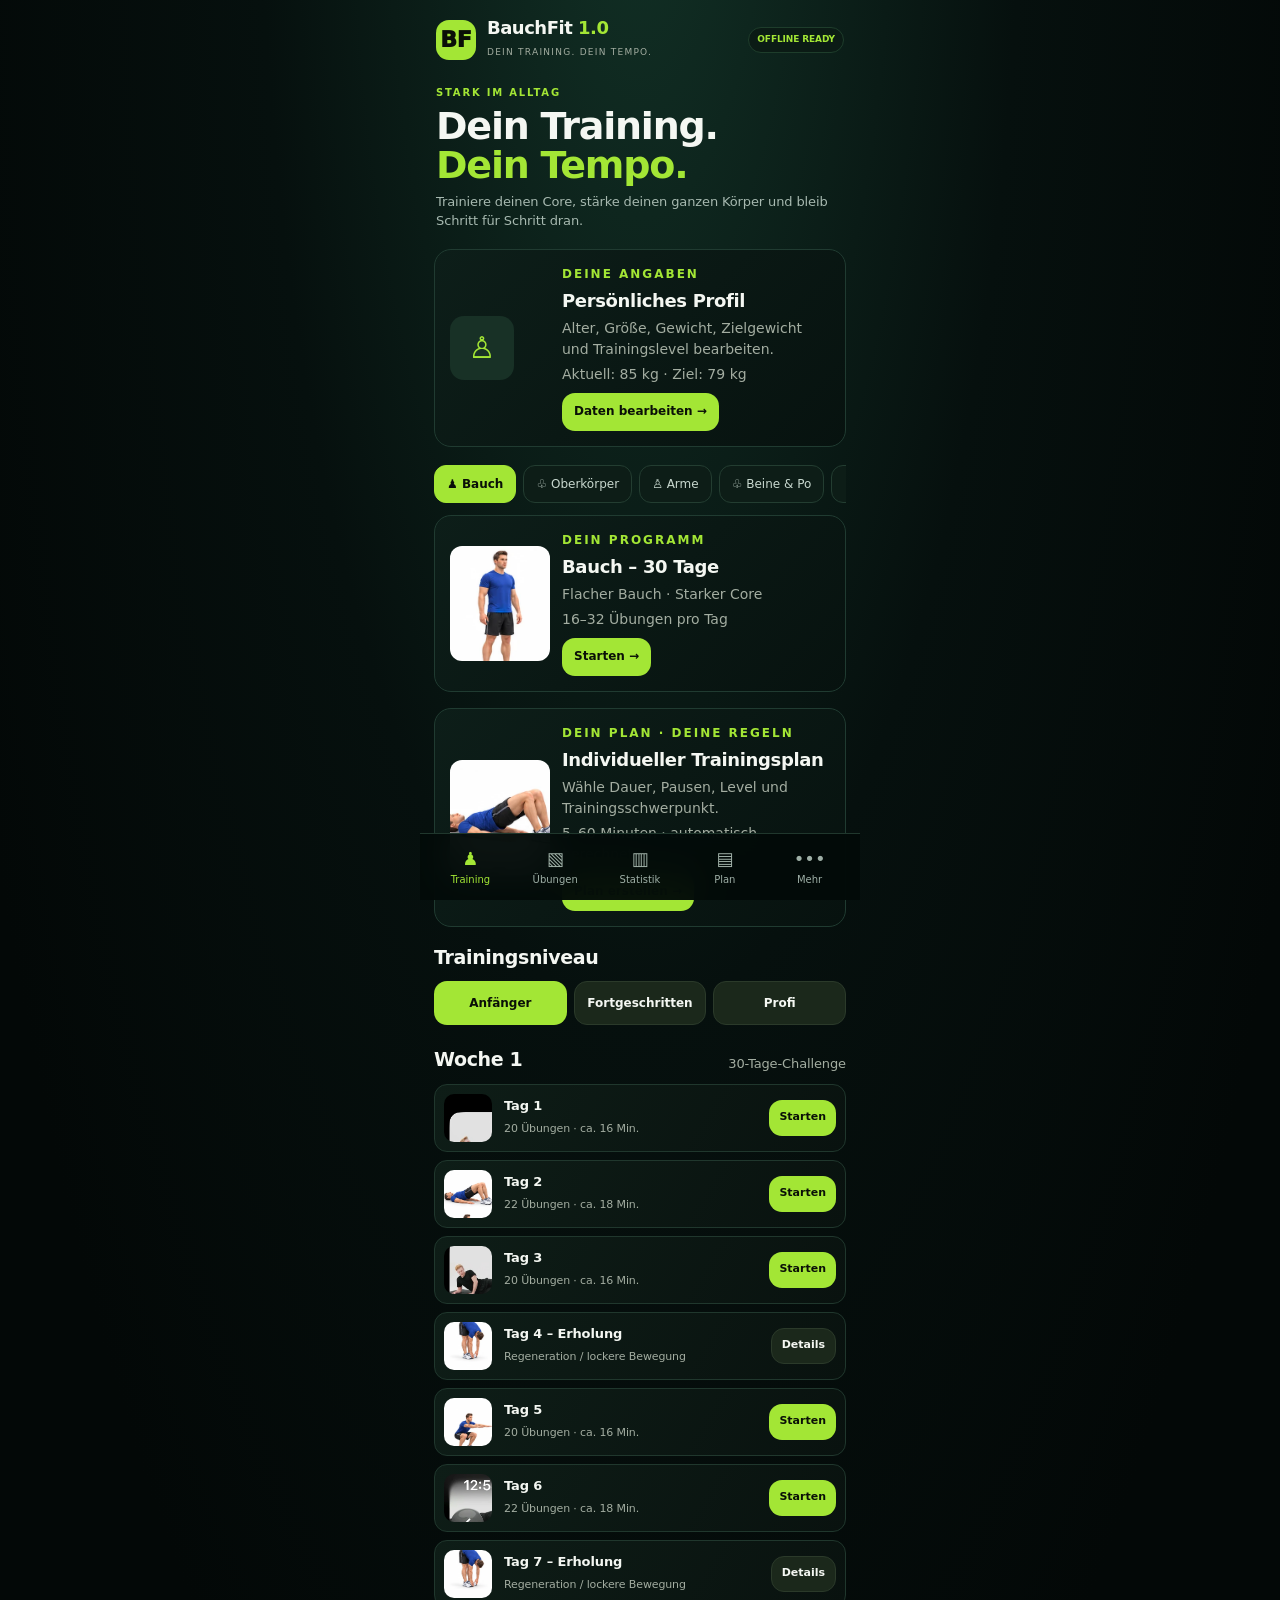
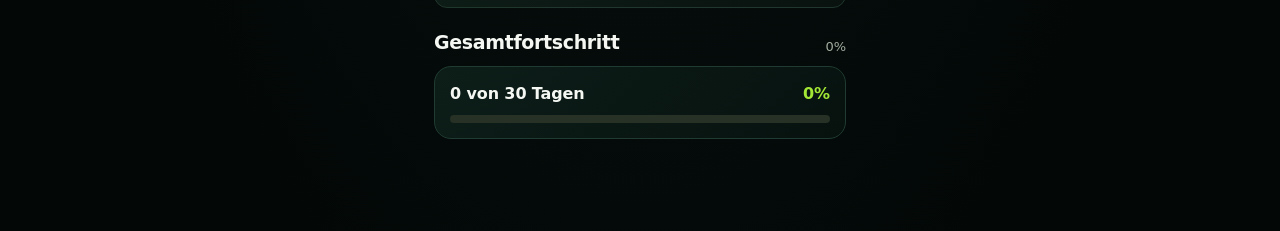
<file: bauchfit-main/index.html>
<!doctype html>
<html lang="de">
<head>
<meta charset="utf-8"><meta name="viewport" content="width=device-width,initial-scale=1,viewport-fit=cover"><meta name="theme-color" content="#080b09"><meta name="description" content="BauchFit 1.0 – Core, Ganzkörper und Cardio. Dein Training, dein Tempo."><link rel="manifest" href="manifest.webmanifest"><link rel="icon" href="icon.svg" type="image/svg+xml"><title>BauchFit 1.0</title>
<style>
:root{color-scheme:dark;--bg:#080b09;--panel:#111712;--panel2:#172117;--line:#2b3a2a;--green:#a3e635;--green2:#84cc16;--text:#f4f7f2;--muted:#a3ada1;--warn:#fbbf24;--danger:#fb7185}*{box-sizing:border-box}body{margin:0;background:radial-gradient(ellipse at top,#142014 0,#080b09 48rem);color:var(--text);font:16px/1.5 system-ui,-apple-system,BlinkMacSystemFont,"Segoe UI",sans-serif;min-height:100vh}button,input,select{font:inherit}button{cursor:pointer;border:0}button:focus-visible,input:focus-visible,select:focus-visible{outline:2px solid var(--green);outline-offset:3px}.app{max-width:1050px;margin:auto;padding:env(safe-area-inset-top) 16px calc(28px + env(safe-area-inset-bottom))}.top{display:flex;align-items:center;justify-content:space-between;gap:12px;padding:20px 0 18px}.brand{display:flex;align-items:center;gap:11px}.logo{display:grid;place-items:center;width:46px;height:46px;background:var(--green);color:#0a1007;border-radius:14px;font-weight:950;font-size:22px}.brand h1{margin:0;font-size:20px;line-height:1.1;letter-spacing:-.5px}.brand small{color:var(--muted);font-size:12px;letter-spacing:1.6px}.pill{border:1px solid var(--line);color:var(--green);padding:7px 10px;border-radius:999px;font-size:12px;font-weight:750}.hero{padding:24px 0 18px}.eyebrow{color:var(--green);font-size:12px;letter-spacing:2px;font-weight:800;text-transform:uppercase}.hero h2{font-size:clamp(30px,6vw,50px);line-height:1.05;letter-spacing:-1.5px;margin:8px 0 12px;max-width:680px}.hero p{color:var(--muted);max-width:650px;margin:0}.grid{display:grid;grid-template-columns:repeat(2,minmax(0,1fr));gap:14px}.card{background:linear-gradient(145deg,#141c14,#0e130f);border:1px solid var(--line);border-radius:20px;padding:20px;min-width:0}.bigcard{min-height:205px;display:flex;flex-direction:column;align-items:flex-start;gap:10px;text-align:left;color:var(--text);transition:border-color .15s,transform .15s}.bigcard:hover{border-color:var(--green);transform:translateY(-2px)}.cardicon{font-size:28px;color:var(--green)}.card h3{margin:0;font-size:22px;letter-spacing:-.4px}.card p{margin:0;color:var(--muted);font-size:14px}.arrow{margin-top:auto;color:var(--green);font-weight:800}.section{margin-top:24px}.sectionhead{display:flex;justify-content:space-between;align-items:end;gap:12px;margin-bottom:12px}.sectionhead h2{margin:0;font-size:22px}.muted{color:var(--muted)}.small{font-size:13px}.btn{background:var(--green);color:#0a1007;font-weight:850;border-radius:12px;padding:12px 16px;min-height:44px}.btn:hover{background:#bef264}.btn.secondary{background:#1b281b;color:var(--text);border:1px solid var(--line)}.btn.ghost{background:transparent;color:var(--muted);border:1px solid var(--line)}.btn.danger{background:#3b171c;color:#fecdd3;border:1px solid #71313a}.btn:disabled{opacity:.4;cursor:not-allowed}.row{display:flex;gap:10px;align-items:center;flex-wrap:wrap}.spread{display:flex;justify-content:space-between;align-items:center;gap:12px}.formgrid{display:grid;grid-template-columns:repeat(2,minmax(0,1fr));gap:14px}.field{display:flex;flex-direction:column;gap:7px}.field label{font-weight:700;font-size:14px}.field small{color:var(--muted)}select,input[type=number]{width:100%;background:#0a100b;color:var(--text);border:1px solid var(--line);border-radius:11px;padding:12px;min-height:46px}.rangehead{display:flex;justify-content:space-between;gap:8px}.rangehead strong{color:var(--green)}input[type=range]{width:100%;accent-color:var(--green)}.bar{height:8px;background:#273126;border-radius:99px;overflow:hidden}.bar>span{display:block;height:100%;background:var(--green);border-radius:99px;transition:width .2s}.stats{display:grid;grid-template-columns:repeat(3,minmax(0,1fr));gap:10px}.stat{background:#0d130e;border:1px solid var(--line);border-radius:14px;padding:14px}.stat strong{display:block;font-size:24px;letter-spacing:-.7px}.stat span{font-size:12px;color:var(--muted)}.daygrid{display:grid;grid-template-columns:repeat(7,minmax(0,1fr));gap:7px}.day{aspect-ratio:1;border:1px solid var(--line);border-radius:10px;background:#0d130e;color:var(--muted);display:grid;place-items:center;font-weight:800;font-size:13px;position:relative}.day.active{border-color:var(--green);color:var(--green);box-shadow:inset 0 0 0 1px var(--green)}.day.done{background:#243519;color:var(--green);border-color:#537c24}.day.rest{opacity:.6}.day small{font-size:8px;position:absolute;bottom:3px}.hidden{display:none!important}.back{background:transparent;color:var(--muted);padding:6px 0;margin:4px 0 16px}.notice{border:1px solid var(--line);border-radius:13px;padding:12px 14px;background:#0d130e;color:var(--muted);font-size:13px}.notice strong{color:var(--text)}.exercise-list{display:grid;gap:8px}.exercise-item{display:flex;align-items:center;gap:12px;border:1px solid var(--line);background:#0d130e;border-radius:12px;padding:10px}.exercise-item .emoji{font-size:23px;width:35px;text-align:center}.exercise-item .info{flex:1;min-width:0}.exercise-item strong{display:block}.exercise-item small{color:var(--muted)}.live{max-width:680px;margin:0 auto}.live-top{display:flex;justify-content:space-between;align-items:center;gap:12px}.live-progress{height:7px;background:#273126;border-radius:99px;overflow:hidden;margin:16px 0}.live-progress span{display:block;height:100%;background:var(--green);width:0}.exercise-art{display:grid;place-items:center;min-height:190px;background:radial-gradient(circle at 50% 50%,#20321b,#101710 65%);border:1px solid var(--line);border-radius:20px;margin:14px 0;font-size:82px}.exercise-art{overflow:hidden;background:#fff;border-color:#d7ddd5;min-height:190px}.exercise-photo{display:block;width:100%;max-width:440px;height:210px;object-fit:contain;margin:auto;background:#fff;border-radius:18px}.live h2{text-align:center;font-size:clamp(28px,7vw,42px);margin:10px 0 0;letter-spacing:-1px}.timer{text-align:center;color:var(--green);font-size:clamp(48px,12vw,76px);font-weight:900;letter-spacing:-3px;line-height:1.2;font-variant-numeric:tabular-nums}.instructions{text-align:center;color:#c1cbbf;max-width:540px;margin:10px auto 18px}.live-actions{display:grid;grid-template-columns:1fr 1fr;gap:10px}.live-actions .wide{grid-column:1/-1}.pause-banner{text-align:center;border:1px solid #537c24;color:var(--green);border-radius:12px;padding:10px;margin:10px 0}.result{text-align:center;padding:30px 0}.result .trophy{font-size:60px}.result h2{font-size:34px;margin:6px}.navbottom{display:flex;gap:8px;flex-wrap:wrap;margin-top:24px;padding-top:16px;border-top:1px solid var(--line)}.navbottom button{flex:1;min-width:120px}.toast{position:fixed;left:50%;bottom:calc(20px + env(safe-area-inset-bottom));transform:translateX(-50%);background:#e5f9c5;color:#15200c;padding:11px 16px;border-radius:12px;box-shadow:0 8px 30px #0008;z-index:10;font-weight:750;max-width:90vw}.footer{color:#758073;text-align:center;font-size:12px;padding:26px 0 8px}.checkrow{display:flex;gap:10px;align-items:center}.checkrow input{accent-color:var(--green);width:18px;height:18px}.separator{border:0;border-top:1px solid var(--line);margin:18px 0}.dangertext{color:var(--danger)}

/* Live-Training: kompakte, bildorientierte Übungsansicht */
.live-screen{position:fixed;inset:0;z-index:50;overflow-y:auto;overscroll-behavior:contain;background:#070a08;color:#f4f7f2;padding:calc(10px + env(safe-area-inset-top)) 16px calc(16px + env(safe-area-inset-bottom));}
.live-screen .live{width:100%;max-width:780px;margin:0 auto;border:1px solid #39511f;border-radius:20px;padding:14px;background:#080d09;min-height:calc(100dvh - 20px);}
.live-screen .live-top{display:flex;justify-content:space-between;align-items:center;gap:12px;margin-bottom:12px}
.live-screen .live-top:before{content:"BAUCHFIT 1.0";color:#a3e635;font-size:11px;font-weight:900;letter-spacing:.7px;margin-right:auto}
.live-screen .back{display:none}.live-screen .pill{color:#a3e635;border:0;background:#132315;padding:5px 10px}
.live-screen .spread{display:flex;justify-content:space-between;align-items:center;gap:12px;color:#cbd5c7;font-size:14px}
.live-screen .muted,.live-screen .small.muted{color:#b5beb2}
.live-screen .live-progress{height:6px;background:#273126;border-radius:99px;overflow:hidden;margin:8px 0 14px}.live-screen .live-progress span{display:block;height:100%;background:#a3e635}
.live-screen .exercise-art.rest-art{background:radial-gradient(circle at 50% 45%,#1c2b19 0,#101710 58%,#0b100c 100%);border-color:#2b3a2a;color:#a3e635}.rest-visual{width:100%;height:100%;min-height:inherit;display:flex;flex-direction:column;align-items:center;justify-content:center;gap:12px;padding:20px;text-align:center;color:#e7eee4;background:radial-gradient(circle at 50% 42%,#1b2a18 0,#101710 56%,#0a0e0b 100%)}.rest-orbit{width:clamp(92px,20vw,150px);aspect-ratio:1;border:7px solid #273629;border-top-color:#a3e635;border-right-color:#84cc16;border-radius:50%;display:grid;place-items:center;box-shadow:0 0 32px #84cc1620;animation:restBreath 2.5s ease-in-out infinite}.rest-orbit span{font-size:clamp(38px,7vw,58px);font-weight:800;color:#a3e635}.rest-visual strong{font-size:clamp(20px,4vw,28px)}.rest-visual>span{font-size:14px;color:#aab7a5;max-width:360px}.image-fallback{width:100%;height:100%;min-height:220px;display:flex;flex-direction:column;align-items:center;justify-content:center;gap:8px;background:radial-gradient(circle at 50% 40%,#1b2a18,#0b100c 75%);color:#a3e635;text-align:center;padding:20px}.image-fallback span{font-size:54px}.image-fallback strong{font-size:20px}.image-fallback small{font-size:13px;color:#aab7a5}@keyframes restBreath{0%,100%{transform:scale(.97);opacity:.82}50%{transform:scale(1.03);opacity:1}}
.live-screen .exercise-art{margin:0 auto 8px;height:clamp(230px,43vh,430px);min-height:230px;background:#fff;border:1px solid #dfe4dc;border-radius:16px;box-shadow:none;display:flex;align-items:center;justify-content:center;overflow:hidden}
.live-screen .exercise-photo{display:block;width:100%;height:100%;max-width:100%;object-fit:contain;background:#fff;border-radius:15px;animation:none}
.live-screen .live-title-row{display:flex;flex-direction:column;align-items:center;justify-content:center;gap:2px;text-align:center;margin-top:6px}
.live-screen .live-title-row>div:first-child{display:contents}.live-screen .live-title-row .eyebrow{font-size:11px;letter-spacing:.4px;margin-top:2px}
.live-screen h2{color:#f4f7f2;text-align:center;font-size:clamp(25px,5vw,32px);line-height:1.15;margin:6px 0 0;letter-spacing:-.5px;order:1}
.live-screen .timer{color:#a3e635;font-size:clamp(34px,7vw,46px);font-weight:850;letter-spacing:-1.4px;text-align:center;white-space:nowrap;line-height:1.15;order:2}
.live-screen .instructions{color:#d1d8cf;text-align:center;max-width:700px;margin:8px auto 14px;font-size:14px}
.live-screen .live-info-grid{display:grid;grid-template-columns:1fr;gap:10px;margin-top:10px}
.live-screen .technique-card,.live-screen .timer-card{background:#101811;border:1px solid #263626;border-radius:14px;padding:12px}
.live-screen .technique-card h3{margin:0 0 7px;font-size:15px;color:#f4f7f2}.live-screen .technique-card ol{margin:0;padding-left:21px;color:#d4ddd1;font-size:13px}.live-screen .technique-card li{padding:1px 0}
.live-screen .form-tip{margin-top:8px;padding:9px 10px;background:#1b2b16;border-radius:10px;color:#d5f4b0;font-size:12px}
.live-screen .timer-card{display:block}.live-screen .stats{grid-template-columns:repeat(3,minmax(0,1fr));gap:8px;margin-top:0}
.live-screen .stat{background:#172117;border:1px solid #172117;border-radius:12px;padding:11px;color:#f4f7f2;text-align:center}.live-screen .stat strong{font-size:17px;color:#f4f7f2}.live-screen .stat span{font-size:11px;color:#a9b4a5}
.live-screen .live-actions{display:grid;grid-template-columns:1fr 1fr;gap:9px;margin-top:12px}.live-screen .live-actions .btn{min-height:62px;border-radius:13px;font-size:15px}.live-screen .live-actions .btn.secondary{background:#263126;border:0;color:#f4f7f2}.live-screen .live-actions .btn:not(.secondary):not(.ghost){background:#a3e635;color:#0b1207}.live-screen .live-actions .wide{grid-column:1/-1;min-height:42px;background:transparent;color:#aeb9aa;border-color:#29382a}
.live-screen .safety-note{color:#8f9b8b;text-align:center;margin:12px 0 0;font-size:11px}.live-screen .pause-banner{color:#a3e635;border-color:#547d24;background:#172117}
@media(min-width:760px){.live-screen .live{padding:18px}.live-screen .exercise-art{height:clamp(300px,45vh,460px)}.live-screen .live-info-grid{grid-template-columns:1fr}.live-screen .technique-card{padding:14px}}
@media(max-width:620px){.live-screen{padding:calc(8px + env(safe-area-inset-top)) 8px calc(8px + env(safe-area-inset-bottom))}.live-screen .live{padding:12px;border-radius:18px;min-height:calc(100dvh - 16px)}.live-screen .exercise-art{height:clamp(210px,37vh,330px);min-height:210px}.live-screen .live-title-row{align-items:center}.live-screen .live-title-row h2{font-size:25px}.live-screen .live-actions .btn{min-height:58px}.live-screen .technique-card{padding:11px}.live-screen .stats .stat{padding:9px 5px}}

/* BauchFit mobile-first visual refresh inspired by the supplied reference */
body{background:#030a09;background-image:radial-gradient(ellipse at 50% -10%,#123126 0,#06100e 42%,#030807 80%);letter-spacing:-.12px}
.app{max-width:440px;min-height:100dvh;margin:0 auto;padding:env(safe-area-inset-top) 14px calc(92px + env(safe-area-inset-bottom));position:relative}
.top{padding:12px 2px 16px}.logo{width:40px;height:40px;border-radius:13px}.brand h1{font-size:18px}.brand small{font-size:9px;letter-spacing:1.25px}.top>.pill{font-size:9px;padding:5px 8px;background:#0b1b15;border-color:#1e3d2b}
.hero{padding:7px 2px 18px}.hero .eyebrow{font-size:10px;letter-spacing:1.8px}.hero h2{font-size:34px;line-height:1.03;letter-spacing:-1.2px;margin:7px 0 8px}.hero p{font-size:13px;line-height:1.45;color:#a7b9b0}
.grid{grid-template-columns:1fr;gap:10px}.card{background:linear-gradient(135deg,rgba(13,30,25,.98),rgba(7,18,15,.98));border-color:#203b31;border-radius:17px;padding:15px}.bigcard{min-height:unset;display:grid;grid-template-columns:1fr auto;gap:6px 10px;align-items:center;position:relative;overflow:hidden}.bigcard .cardicon{grid-column:1/-1;font-size:23px}.bigcard h3{font-size:18px}.bigcard p{grid-column:1/-1;line-height:1.45}.bigcard .bar,.bigcard .spread{grid-column:1/-1}.bigcard .arrow{grid-column:2;grid-row:2/4;align-self:center}.section{margin-top:20px}.sectionhead{margin-bottom:10px}.sectionhead h2{font-size:19px}.stats{gap:7px}.stat{background:#0b1713;border-color:#1d352b;border-radius:13px;padding:11px}.stat strong{font-size:22px}.stat span{font-size:10px;line-height:1.25;display:block;margin-top:2px}.navbottom{position:fixed;z-index:40;bottom:0;left:50%;transform:translateX(-50%);width:min(100%,440px);display:grid;grid-template-columns:repeat(5,1fr);gap:0;margin:0;padding:9px 8px calc(8px + env(safe-area-inset-bottom));background:rgba(3,11,9,.96);backdrop-filter:blur(18px);border-top:1px solid #20372d}.navbottom button{min-width:0;display:flex;flex-direction:column;align-items:center;justify-content:center;gap:2px;padding:5px 1px;min-height:45px;border:0;background:transparent;color:#9eafa6;font-size:10px;border-radius:10px}.navbottom button:before{font-size:18px;line-height:1.2}.navbottom [data-go="home"]:before{content:'♟'}.navbottom [data-go="exercises"]:before{content:'▧'}.navbottom [data-go="history"]:before{content:'▥'}.navbottom [data-go="generator"]:before{content:'▤'}.navbottom [data-go="settings"]:before{content:'•••'}.navbottom button.active,.navbottom button[data-go="home"]{color:#a3e635}.footer{display:none}
.daygrid{grid-template-columns:repeat(7,minmax(0,1fr));gap:5px}.day{border-radius:9px}.exercise-item{background:linear-gradient(120deg,#0e1d17,#09120f);border-color:#20372d;border-radius:13px;padding:9px}.exercise-item .emoji{width:33px;height:33px;border-radius:9px;background:#183126;display:grid;place-items:center;font-size:19px}.exercise-item strong{font-size:13px}.exercise-item small{font-size:11px}.btn{border-radius:13px}.formgrid{gap:12px}.sectionhead h2,.card h3{letter-spacing:-.35px}
/* Exercise library cards use local reference images and remain offline-capable. */
.library-hero{padding:5px 0 15px}.library-cats{display:flex;gap:7px;overflow-x:auto;padding:2px 0 12px;scrollbar-width:none}.library-cats button{flex:0 0 auto;background:#0d1d17;color:#c8d8cf;border:1px solid #233d31;border-radius:12px;padding:9px 12px;font-size:12px}.library-cats button.active{background:#a3e635;color:#091008;border-color:#a3e635;font-weight:850}.library-feature{display:grid;grid-template-columns:100px 1fr;gap:12px;align-items:center;overflow:hidden}.library-feature img{width:100px;height:115px;object-fit:cover;border-radius:12px;background:#fff}.library-feature .btn{padding:9px 12px;min-height:38px;font-size:12px}.library-row{display:grid;grid-template-columns:76px 1fr auto;gap:10px;align-items:center}.library-row img{width:76px;height:64px;object-fit:contain;background:#fff;border-radius:10px}.library-row .small{font-size:11px}.library-row .pill{font-size:9px;padding:4px 6px}
.exercise-detail-hero{background:#fff;border-radius:16px;overflow:hidden;margin:12px 0}.exercise-detail-hero img{width:100%;height:240px;object-fit:contain;display:block}.detail-metrics{display:grid;grid-template-columns:repeat(3,1fr);gap:7px}.detail-metrics>div{background:#0c1913;border:1px solid #21382d;border-radius:12px;padding:10px;text-align:center}.detail-metrics strong{display:block;color:#a3e635;font-size:14px}.detail-metrics span{display:block;font-size:10px;color:#a5b7ad}
@media(min-width:700px){.app{max-width:440px;padding-left:14px;padding-right:14px}.top{padding-top:18px}.hero h2{font-size:38px}}
@media(max-width:370px){.app{padding-left:10px;padding-right:10px}.hero h2{font-size:31px}.stats .stat{padding:8px 5px}.stats .stat strong{font-size:19px}}


/* BauchFit Musterdesign: einheitliche Übungsanleitung für alle Übungen */
.exercise-guide{display:grid;grid-template-columns:repeat(2,minmax(0,1fr));gap:9px;margin:12px 0 10px}
.exercise-guide-step{min-width:0;border-radius:14px;overflow:hidden;background:#101c17;border:1px solid #20372b}
.exercise-guide-step img{display:block;width:100%;height:clamp(112px,30vw,190px);object-fit:cover;background:#101c17}
.exercise-guide-caption{padding:8px 9px 10px;font-size:12px;line-height:1.4;color:#e9f5ed}
.exercise-guide-caption strong{display:flex;align-items:center;gap:6px;margin-bottom:4px;font-size:12px}
.exercise-guide-caption .step-num{display:inline-flex;align-items:center;justify-content:center;flex:0 0 22px;width:22px;height:22px;border-radius:50%;background:#72ff42;color:#07120b;font-weight:900}
.exercise-guide-caption p{margin:0 0 0 28px;color:#c7d8ce}
.exercise-guide-note{font-size:12px;color:#b9d0c2;margin:8px 0 0}
@media(max-width:360px){.exercise-guide{gap:6px}.exercise-guide-caption{padding:7px;font-size:11px}.exercise-guide-step img{height:112px}}


/* Neue Trainingsansicht nach dem gewünschten iPhone-Layout */
.live-screen .live{max-width:760px;padding:14px;background:#080d09}
.live-screen .live-heading{display:flex;align-items:center;gap:12px;margin:4px 0 8px}
.live-screen .live-heading .live-mark{font-size:12px;font-weight:900;letter-spacing:1px;color:#a3e635}
.live-screen .live-heading .live-name{font-size:17px;font-weight:800;line-height:1.2}
.live-screen .live-heading .live-meta{font-size:12px;color:#b5beb2}
.live-screen .exercise-art{height:clamp(190px,31vh,310px);min-height:190px;margin:10px 0 12px;background:#101811;border-color:#2b3a2a;border-radius:16px}
.live-screen .exercise-photo{background:#101811;border-radius:15px;object-fit:contain}
.live-screen .live-title-row{margin-top:4px}
.live-screen .live-title-row .eyebrow{order:0}
.live-screen .live-title-row h2{order:1;font-size:clamp(24px,6vw,34px)}
.live-screen .live-title-row .timer{order:2;font-size:clamp(42px,10vw,58px);margin-top:3px}
.live-screen .live-instruction{margin:8px 0 12px;padding:12px 14px;border:1px solid #263626;background:#101811;border-radius:14px;text-align:left;color:#d1d8cf;font-size:14px}
.live-screen .live-instruction strong{display:block;color:#f4f7f2;margin-bottom:4px}
.live-screen .next-exercise{display:flex;align-items:center;gap:12px;padding:10px;background:#101811;border:1px solid #263626;border-radius:14px;margin:10px 0}
.live-screen .next-exercise img{width:90px;height:62px;object-fit:contain;background:#172117;border-radius:9px}
.live-screen .next-exercise .next-label{font-size:11px;letter-spacing:.6px;color:#a3e635;font-weight:850}
.live-screen .next-exercise strong{display:block;font-size:14px;line-height:1.25}
.live-screen .next-exercise small{color:#b5beb2}
.live-screen .live-actions{grid-template-columns:repeat(3,minmax(0,1fr));gap:8px;margin-top:12px}
.live-screen .live-actions .btn{min-height:58px;padding:9px 5px;font-size:13px}
.live-screen .live-actions .wide{grid-column:1/-1;min-height:42px}
.live-screen .live-list-toggle{width:100%;margin-top:12px;background:#101811;border:1px solid #2b3a2a;color:#a3e635;border-radius:12px;padding:12px;font-weight:800}
.live-screen .live-plan-list{margin-top:10px;border:1px solid #263626;border-radius:14px;background:#0d130e;padding:8px;max-height:42vh;overflow:auto}
.live-screen .live-plan-item{display:flex;align-items:center;gap:9px;padding:7px;border-bottom:1px solid #263126;border-radius:8px;font-size:12px}
.live-screen .live-plan-item:last-child{border-bottom:0}
.live-screen .live-plan-item.current{border:1px solid #a3e635;background:#182817;color:#a3e635}
.live-screen .live-plan-item img{width:58px;height:42px;object-fit:contain;background:#172117;border-radius:7px}
.live-screen .live-plan-item .plan-num{width:18px;font-weight:800;text-align:center}
.live-screen .live-plan-item .plan-copy{min-width:0;flex:1}
.live-screen .live-plan-item strong{display:block;overflow:hidden;text-overflow:ellipsis;white-space:nowrap}
.live-screen .live-plan-item small{color:#aab7a5}
.live-screen .live-list-toggle .list-count{float:right;color:#d1d8cf}
@media(min-width:760px){.live-screen .live{padding:18px}.live-screen .live-content-grid{display:grid;grid-template-columns:minmax(0,1fr) 260px;gap:14px;align-items:start}.live-screen .live-plan-list{max-height:62vh}}


/* Bildflächen: keine übergroßen Motive, sauberer Zuschnitt und ruhige iPhone-Darstellung */
.exercise-art{display:grid;place-items:center;overflow:hidden;background:#101811!important;border-color:var(--line)!important;padding:10px}
.live-screen .exercise-art{padding:10px;min-width:0}
.live-screen .exercise-photo,.exercise-photo{width:100%;height:100%;max-width:100%;max-height:100%;object-fit:contain;object-position:center;background:#101811!important;border-radius:12px}
.image-fallback{display:flex;flex-direction:column;align-items:center;justify-content:center;gap:8px;width:100%;height:100%;min-height:180px;text-align:center;padding:20px;color:var(--muted);background:#101811;border-radius:12px}
.image-fallback span{display:grid;place-items:center;width:44px;height:44px;border:1px solid var(--line);border-radius:50%;color:var(--green);font-size:24px}
.image-fallback strong{color:var(--text);font-size:18px}.image-fallback small{max-width:250px}

.weekly-progress{display:grid;gap:12px}.week-card{background:var(--card,rgba(255,255,255,.035));border:1px solid var(--line,rgba(255,255,255,.1));border-radius:16px;padding:14px}.week-focus{font-weight:700;color:var(--green)}.week-card .bar{height:7px;overflow:hidden;border-radius:99px;background:rgba(128,128,128,.2)}.week-card .bar span{display:block;height:100%;background:var(--green);border-radius:99px;transition:width .25s ease}
</style></head>
<body><div class="app">
<header class="top"><div class="brand"><div class="logo">BF</div><div><h1>BauchFit <span style="color:var(--green)">1.0</span></h1><small>DEIN TRAINING. DEIN TEMPO.</small></div></div><span class="pill">OFFLINE READY</span></header>
<main id="view"></main>
<footer class="footer">BauchFit 1.0 · Deine Trainingsdaten bleiben auf diesem Gerät.</footer></div><div id="toast" class="toast hidden" role="status"></div>
<script>
(()=>{'use strict';
const $=s=>document.querySelector(s);const view=$('#view');const STORE='bauchfit10_state_v1';
const defaultState={profile:{name:'',age:48,height:178,weight:85,goalWeight:79,sex:'Männlich',level:'Anfänger',goal:'Bauchfett reduzieren'},settings:{countdown:true,sound:true,warmup:2,cooldown:3},challenge:{level:'Anfänger',length:30,startDate:null,done:[],history:[]},individual:{done:0,history:[]},active:null};
let state=loadState(), timerId=null, audioCtx=null;
if(!state.challenge.doneByLevel){
 const legacy=Array.isArray(state.challenge.done)?state.challenge.done.slice():[];
 state.challenge.doneByLevel={[state.challenge.level||'Anfänger']:legacy};
 state.challenge.done=legacy;
 save();
}
function loadState(){try{const s=JSON.parse(localStorage.getItem(STORE)||'null');return s?{...structuredClone(defaultState),...s,settings:{...defaultState.settings,...s.settings},challenge:{...defaultState.challenge,...s.challenge},individual:{...defaultState.individual,...s.individual},profile:{...defaultState.profile,...s.profile}}:structuredClone(defaultState)}catch(e){return structuredClone(defaultState)}}
function completedDays(level=state.challenge.level){const by=state.challenge.doneByLevel||{};return Array.isArray(by[level])?by[level]:[]}
function markDayDone(day,level=state.challenge.level){state.challenge.doneByLevel=state.challenge.doneByLevel||{};state.challenge.doneByLevel[level]=completedDays(level);if(!state.challenge.doneByLevel[level].includes(day))state.challenge.doneByLevel[level].push(day);state.challenge.done=state.challenge.doneByLevel[level];}
function save(){try{localStorage.setItem(STORE,JSON.stringify(state));return true}catch(e){toast('Speichern nicht möglich. Bitte Speicherplatz prüfen.');return false}}
function esc(s){return String(s).replace(/[&<>"']/g,c=>({'&':'&amp;','<':'&lt;','>':'&gt;','"':'&quot;',"'":'&#39;'}[c]))}
function toast(msg){const el=$('#toast');el.textContent=msg;el.classList.remove('hidden');setTimeout(()=>el.classList.add('hidden'),2600)}
function fmt(sec){sec=Math.max(0,Math.floor(sec));return `${Math.floor(sec/60)}:${String(sec%60).padStart(2,'0')}`}
function dateKey(d=new Date()){return d.toISOString().slice(0,10)}
function exerciseVisual(e){
 if(e?.phase==='rest') return `<div class="rest-visual" role="img" aria-label="Erholungspause"><div class="rest-orbit"><span>Ⅱ</span></div><strong>Kurze Erholung</strong><span>Atme ruhig und bereite dich auf die nächste Übung vor.</span></div>`;
 const id=e?.id||'';
 const imageById={
  'march':'standing','boxing-march':'standing','coolwalk':'standing','arms':'standing','sidestep':'standing',
  'kneelift':'knee-lift','march-high':'knee-lift','jacks':'jumping-jacks',
  'squat':'squat','squat-reach':'squat','burpee':'push-up',
  'deadbug':'dead-bug','reverse':'reverse-crunch','bicycle':'bicycle-crunch',
  'bridge':'glute-bridge','plank':'plank','mountain':'mountain-climber',
  'bird-dog':'bird-dog','bird-dog-2':'bird-dog','side-plank':'side-plank',
  'stretchside':'side-stretch','hipstretch':'lunge','backmob':'forward-fold'
 };
 Object.assign(imageById,{
  'v-ups':'reverse-crunch','extended-crunch':'cross-arm-crunch','heel-tap-crunch':'cross-arm-crunch','glute-kicks':'bird-dog','alternating-leg-raise':'leg-spread','kneeling-side-plank-left':'side-plank','kneeling-side-plank-right':'side-plank','side-leg-left':'side-leg-lift-left','side-leg-right':'side-leg-lift-right','cobra-stretch':'forward-fold','supine-twist':'twist-lying','elbow-knee-crunch':'bicycle-crunch','crossed-arm-crunch':'cross-arm-crunch','glute-bridge-hold':'glute-bridge','plank-knee-cross':'plank','dumbbell-side-bend':'standing','knee-twist':'twist-lying',
  'hollow-hold':'dead-bug','scissor-kicks':'bicycle-crunch','flutter-kicks':'bicycle-crunch','leg-raises':'reverse-crunch','toe-touches':'bicycle-crunch','russian-twist':'bicycle-crunch','v-sit':'bicycle-crunch','crunch-hold':'reverse-crunch','cross-crunch':'bicycle-crunch','sit-up':'reverse-crunch','plank-taps':'plank','plank-hip-dips':'side-plank','plank-walkout':'push-up','superman':'forward-fold','bear-hold':'bird-dog','bear-crawl':'mountain-climber','reverse-lunge':'lunge','side-lunge':'lunge','wall-sit':'squat','pushup-knees':'push-up','tempo-squat':'squat','good-morning':'forward-fold','standing-torso':'standing','standing-knee-crunch':'knee-lift','cat-cow':'bird-dog','child-pose':'forward-fold','hip-circles':'standing','shoulder-rolls':'standing','step-back-burpee':'push-up','windshield-wipers':'reverse-crunch','seated-leg-lifts':'reverse-crunch'
 });
 const asset=imageById[id];
 if(!asset) return `<div class="image-fallback" role="img" aria-label="Kein bestätigtes Bild für ${esc(e?.name||'Übung')}"><span>＋</span><strong>${esc(e?.name||'Übung')}</strong><small>Passendes Originalbild wird zugeordnet.</small></div>`;
 return `<img class="exercise-photo" src="./${asset}.webp" alt="${esc(e?.name||'Übung')}" loading="eager" onerror="this.onerror=null;this.outerHTML='<div class=\"image-fallback\"><span>＋</span><strong>Übungsillustration</strong><small>Bilddatei nicht verfügbar.</small></div>'">`;
}
function exerciseTechnique(e){
 const tips={
 'boxing-march':['Laufe locker auf der Stelle und bleibe aufrecht.','Boxe abwechselnd mit links und rechts nach vorn; Schultern locker halten.','Strecke die Ellbogen nicht mit Gewalt durch und atme gleichmäßig.'],
 'march':['Aufrecht stehen, Blick nach vorn.','Abwechselnd die Füße anheben und locker abrollen.','Arme natürlich gegengleich mitschwingen.'],'arms':['Schultern tief und Nacken locker halten.','Arme kontrolliert in kleinen, dann größeren Kreisen führen.','Ruhig weiteratmen und nicht ins Hohlkreuz fallen.'],'sidestep':['Knie leicht beugen und Brustkorb aufrichten.','Seitlich einen Schritt setzen und den anderen Fuß heranführen.','Kontrolliert die Richtung wechseln, ohne die Füße zu kreuzen.'],'kneelift':['Aufrecht stehen und Bauch sanft anspannen.','Ein Knie nur so hoch heben, wie du stabil bleibst.','Abwechselnd die Seite wechseln und nicht nach hinten lehnen.'],'march-high':['Groß machen und den Blick nach vorn richten.','Knie abwechselnd nach oben führen, ohne Schwung zu erzwingen.','Gegengleiche Arme einsetzen und ruhig atmen.'],'jacks':['Mit leicht gebeugten Knien starten.','Arme heben und die Füße seitlich öffnen.','Zur Mitte zurückkehren; bei Bedarf ohne Sprung tippen.'],'squat':['Füße etwa schulterbreit, Zehen leicht nach außen.','Hüfte nach hinten schieben und Knie in Richtung der Zehen beugen.','Über den ganzen Fuß aufrichten; Rücken neutral halten.'],'squat-reach':['Füße stabil und Bauch leicht angespannt.','Kontrolliert in eine angenehme Kniebeuge sinken.','Beim Aufrichten Arme nach oben strecken, Schultern locker lassen.'],'deadbug':['Auf den Rücken legen, Arme nach oben und Knie über der Hüfte.','Gegenüberliegenden Arm und Fuß langsam absenken.','Lendenbereich stabil halten und kontrolliert zurückkehren.'],'bird-dog':['Vierfüßlerstand: Hände unter Schultern, Knie unter Hüften.','Gegenüberliegenden Arm und das Bein nach hinten ausstrecken.','Becken ruhig halten, kurz stabilisieren und Seite wechseln.'],'bird-dog-2':['Hände unter Schultern und Knie unter Hüften platzieren.','Gegengleichen Arm und Fuß verlängern, ohne die Hüfte aufzudrehen.','Langsam zurücksetzen und die Seiten abwechseln.'],'bridge':['Rückenlage, Füße hüftbreit und nahe am Gesäß aufstellen.','Becken anheben, bis Schulter, Hüfte und Knie ungefähr eine Linie bilden.','Gesäß anspannen und Wirbel für Wirbel kontrolliert absenken.'],'plank':['Ellbogen unter den Schultern aufsetzen.','Bauch und Gesäß anspannen; Kopf, Rücken und Hüfte bilden eine Linie.','Nicht durchhängen oder das Becken zu hoch schieben.'],'mountain':['Hoher Stütz: Hände unter den Schultern, Körper stabil.','Ein Knie kontrolliert Richtung Brust führen.','Seiten wechseln, ohne das Becken stark auf und ab zu bewegen.'],'bicycle':['Rückenlage, Hände nur leicht an den Kopf legen.','Schulterblätter anheben und den Oberkörper sanft drehen.','Gegengleichen Ellbogen und Knie annähern; nicht am Nacken ziehen.'],'reverse':['Rückenlage, Knie angewinkelt und Bauch anspannen.','Becken sanft vom Boden einrollen, ohne Schwung zu holen.','Langsam absenken und den unteren Rücken kontrolliert halten.'],'side-plank':['Seitlich auf den Unterarm stützen, Ellbogen unter der Schulter.','Hüfte anheben und Körper von Kopf bis Fuß ausrichten.','Leichter: unteres Knie am Boden lassen; nicht in die Schulter sinken.'],'skater':['Knie weich und Oberkörper leicht nach vorn neigen.','Seitlich auf einen Fuß treten, das andere Bein locker dahinterführen.','Leise landen und kontrolliert die Seite wechseln.'],'stretchside':['Beide Füße stabil am Boden lassen.','Einen Arm heben und den Oberkörper sanft zur Gegenseite neigen.','Nicht nach vorn drehen und ruhig weiteratmen.'],'hipstretch':['In einen kurzen Ausfallschritt gehen und Oberkörper aufrecht halten.','Becken sanft nach vorn bewegen, bis die Dehnung vorn an der Hüfte spürbar ist.','Kein Hohlkreuz erzwingen; Seite anschließend wechseln.'],'backmob':['Füße hüftbreit und Knie leicht beugen.','Aus der Hüfte nach vorn neigen und Arme locker hängen lassen.','Langsam aufrichten, ohne ruckartig an den Rücken zu ziehen.'],'coolwalk':['Locker und aufrecht gehen.','Arme entspannt mitschwingen und Atem beruhigen.','Tempo allmählich reduzieren.'],'burpee':['In die Hocke gehen und Hände stabil aufsetzen.','Füße kontrolliert nach hinten setzen und in den Stütz kommen.','Zurück nach vorn steigen und aufrichten; Anfänger verzichten auf den Sprung.']
 };
 const generic=['Stelle dich stabil auf und halte den Nacken locker.','Führe die Bewegung langsam und kontrolliert aus.','Atme gleichmäßig und vermeide ruckartige Bewegungen.'];
 const steps=tips[e?.id]||generic;
 const tip=(e?.id==='plank'||e?.id==='mountain')?'Tipp: Wenn der Rücken durchhängt, kürzere Intervalle wählen oder die Hände erhöht abstützen.':(e?.id==='squat'||e?.id==='squat-reach')?'Tipp: Die Knie folgen der Richtung der Zehen; nur so tief gehen, wie es schmerzfrei möglich ist.':(e?.id==='deadbug'||e?.id==='bicycle'||e?.id==='reverse')?'Tipp: Qualität vor Tempo – Nacken locker halten und nicht mit Schwung arbeiten.':'Tipp: Bewege dich schmerzfrei und in einem Tempo, bei dem du die Haltung kontrollieren kannst.';
 return {steps,tip};
}
const exercises=[
{id:'march',name:"Marschieren auf der Stelle",focus:"warm",levels:["Anfänger","Fortgeschritten","Expert"],emoji:"🚶",inst:"Gehe locker auf der Stelle. Schwinge die Arme mit und atme ruhig.",low:true},
{id:'boxing-march',name:'Auf der Stelle laufen mit Boxbewegungen',focus:'warm',levels:['Anfänger','Fortgeschritten','Expert'],emoji:'🥊',inst:'Laufe locker auf der Stelle und boxe abwechselnd mit links und rechts nach vorn. Halte den Oberkörper aufrecht, spanne den Bauch leicht an und strecke die Ellbogen nicht gewaltsam durch.',low:true},
{id:'arms',name:"Armkreisen",focus:"warm",levels:["Anfänger","Fortgeschritten","Expert"],emoji:"🙆",inst:"Kreise die Arme kontrolliert vorwärts und rückwärts. Schultern locker lassen.",low:true},
{id:'sidestep',name:"Seitliche Schritte",focus:"cardio",levels:["Anfänger","Fortgeschritten","Expert"],emoji:"↔️",inst:"Tritt abwechselnd nach rechts und links. Bleibe aufrecht und bewege die Arme locker.",low:true},
{id:'kneelift',name:"Kontrolliertes Knieheben",focus:"cardio",levels:["Anfänger","Fortgeschritten","Expert"],emoji:"🦵",inst:"Hebe abwechselnd ein Knie an, ohne Schwung zu erzwingen. Rumpf aufrecht halten.",low:true},
{id:'deadbug',name:"Dead Bug",focus:"core",levels:["Anfänger","Fortgeschritten","Expert"],emoji:"🪲",inst:"Rückenlage, Arme nach oben und Beine angewinkelt. Senke gegenüberliegenden Arm und Fuß langsam ab; Rücken stabil halten.",low:true},
{id:'squat',name:"Kniebeugen",focus:"full",levels:["Anfänger","Fortgeschritten","Expert"],emoji:"🏋️",inst:"Schiebe die Hüfte nach hinten, beuge die Knie kontrolliert und drücke dich über die Füße wieder hoch.",low:true},
{id:'bird-dog',name:"Bird Dog",focus:"core",levels:["Anfänger","Fortgeschritten","Expert"],emoji:"🐕",inst:"Im Vierfüßlerstand gegenüberliegenden Arm und Fuß ausstrecken. Becken ruhig halten und Seite wechseln.",low:true},
{id:'jacks',name:"Step Jacks / Jumping Jacks",focus:"cardio",levels:["Anfänger","Fortgeschritten","Expert"],emoji:"⭐",inst:"Öffne und schließe Beine und Arme im Rhythmus. Anfänger können ohne Sprung seitlich tippen.",low:true},
{id:'bridge',name:"Glute Bridge",focus:"core",levels:["Anfänger","Fortgeschritten","Expert"],emoji:"🌉",inst:"Rückenlage, Füße aufstellen. Becken anheben, Gesäß anspannen und kontrolliert absenken.",low:true},
{id:'march-high',name:"Marschieren mit Kniehub",focus:"cardio",levels:["Anfänger","Fortgeschritten","Expert"],emoji:"🚶‍♂️",inst:"Marschiere zügig und hebe die Knie so hoch, wie es bequem möglich ist. Rumpf aufrecht halten.",low:true},
{id:'plank',name:"Unterarmstütz",focus:"core",levels:["Anfänger","Fortgeschritten","Expert"],emoji:"🧍",inst:"Stütze dich auf Unterarme und Füße. Halte Kopf, Rücken und Becken in einer Linie. Leichter: Knie am Boden.",low:true},
{id:'skater',name:"Skater Steps",focus:"cardio",levels:["Anfänger","Fortgeschritten","Expert"],emoji:"⛸️",inst:"Setze einen Fuß seitlich hinter den anderen und wechsle die Seite. Anfänger bleiben ohne Sprung.",low:true},
{id:'bicycle',name:"Bicycle Crunch",focus:"core",levels:["Fortgeschritten","Expert"],emoji:"🚲",inst:"In Rückenlage Ellbogen und gegenüberliegendes Knie kontrolliert annähern. Nacken locker lassen; bei Zug im Nacken pausieren.",low:false},
{id:'squat-reach',name:"Kniebeuge mit Armheben",focus:"full",levels:["Anfänger","Fortgeschritten","Expert"],emoji:"🙌",inst:"Gehe in eine angenehme Kniebeuge und strecke beim Aufrichten die Arme nach oben.",low:true},
{id:'side-plank',name:"Seitlicher Unterarmstütz",focus:"core",levels:["Fortgeschritten","Expert"],emoji:"📐",inst:"Stütze dich seitlich auf Unterarm und Knie oder Füße. Hüfte anheben und Körper stabil halten.",low:false},
{id:'reverse',name:"Reverse Crunch",focus:"core",levels:["Anfänger","Fortgeschritten","Expert"],emoji:"🔄",inst:"Rückenlage, Knie angewinkelt. Rolle das Becken sanft an, ohne Schwung, und senke langsam zurück.",low:true},
{id:'mountain',name:"Mountain Climbers",focus:"cardio",levels:["Fortgeschritten","Expert"],emoji:"🧗",inst:"Im hohen Stütz abwechselnd Knie nach vorne führen. Für eine leichtere Variante langsam und mit Händen erhöht arbeiten.",low:false},
{id:'bird-dog-2',name:"Bird Dog – kontrollierte Wiederholung",focus:"core",levels:["Anfänger","Fortgeschritten","Expert"],emoji:"🐕",inst:"Strecke im Vierfüßlerstand Arm und gegenüberliegendes Bein aus. Arbeite langsam und ohne den Rücken durchzudrücken.",low:true},
{id:'burpee',name:"Burpee-Variante",focus:"full",levels:["Expert"],emoji:"⚡",inst:"Nur bei sicherer Technik: in die Hocke, Hände zum Boden, Füße zurück und wieder nach vorne. Sprung optional; jederzeit vereinfachen.",low:false},
{id:'heel-taps',name:"Fersentippen in Rückenlage",focus:"core",levels:["Anfänger","Fortgeschritten","Expert"],emoji:"🦶",inst:"Lege dich auf den Rücken, Knie gebeugt. Tippe abwechselnd mit einer Ferse zum Boden und halte den unteren Rücken ruhig.",low:true},
{id:'knee-fallout',name:"Knie seitlich öffnen",focus:"core",levels:["Anfänger","Fortgeschritten","Expert"],emoji:"🧘",inst:"In Rückenlage beide Füße aufstellen. Öffne ein Knie langsam zur Seite, ohne das Becken zu drehen, und wechsle.",low:true},
{id:'deadbug-taps',name:"Dead Bug – Fersentippen",focus:"core",levels:["Anfänger","Fortgeschritten","Expert"],emoji:"🪲",inst:"Hebe Arme und Beine an. Tippe abwechselnd mit einem Fuß leicht zum Boden; der Rücken bleibt stabil.",low:true},
{id:'knee-plank',name:"Unterarmstütz auf Knien",focus:"core",levels:["Anfänger","Fortgeschritten","Expert"],emoji:"🧍",inst:"Stütze dich auf Unterarme und Knie. Spanne Bauch und Gesäß an und halte Kopf, Rücken und Hüfte in einer Linie.",low:true},
{id:'glute-squeeze',name:"Gesäß anspannen in Rückenlage",focus:"core",levels:["Anfänger","Fortgeschritten","Expert"],emoji:"🌉",inst:"Lege dich auf den Rücken, Füße aufgestellt. Spanne das Gesäß an, hebe das Becken leicht und senke langsam ab.",low:true},
{id:'standing-crunch',name:"Stehender Knie-Crunch",focus:"core",levels:["Anfänger","Fortgeschritten","Expert"],emoji:"💪",inst:"Stehe aufrecht und führe ein Knie kontrolliert Richtung Bauch. Spanne den Rumpf an und wechsle die Seite.",low:true},

{id:'hollow-hold',name:"Hollow Body Hold",focus:"core",levels:["Fortgeschritten","Expert"],emoji:"🛡️",inst:"Lege dich auf den Rücken, hebe Schultern und Beine leicht an und drücke den unteren Rücken sanft in die Matte. Halte die Position und atme ruhig.",low:false},
{id:'scissor-kicks',name:"Scissor Kicks",focus:"core",levels:["Fortgeschritten","Expert"],emoji:"✂️",inst:"In Rückenlage die Beine knapp über dem Boden halten und abwechselnd kontrolliert übereinander kreuzen. Den unteren Rücken stabil halten.",low:false},
{id:'flutter-kicks',name:"Flutter Kicks",focus:"core",levels:["Fortgeschritten","Expert"],emoji:"🦵",inst:"Beide Beine gestreckt knapp über dem Boden halten und kleine abwechselnde Kicks ausführen. Bei Hohlkreuz die Beine höher nehmen.",low:false},
{id:'leg-raises',name:"Beinheben",focus:"core",levels:["Fortgeschritten","Expert"],emoji:"⬆️",inst:"In Rückenlage beide Beine kontrolliert anheben und langsam absenken. Nur so tief absenken, wie der Rücken stabil bleibt.",low:false},
{id:'toe-touches',name:"Toe Touch Crunch",focus:"core",levels:["Anfänger","Fortgeschritten","Expert"],emoji:"🤸",inst:"Rückenlage, Beine nach oben strecken. Schulterblätter sanft anheben und mit den Händen Richtung Füße reichen, ohne am Nacken zu ziehen.",low:true},
{id:'russian-twist',name:"Russian Twist",focus:"core",levels:["Fortgeschritten","Expert"],emoji:"🔄",inst:"Mit gebeugten Knien aufrecht sitzen, Brustkorb anheben und den Oberkörper kontrolliert von Seite zu Seite drehen. Rücken lang halten.",low:false},
{id:'v-sit',name:"V-Sit Hold",focus:"core",levels:["Fortgeschritten","Expert"],emoji:"🔺",inst:"Auf dem Gesäß balancieren, Brustbein anheben und Beine in einer passenden Höhe strecken. Knie beugen, wenn der Rücken rund wird.",low:false},
{id:'crunch-hold',name:"Crunch Hold",focus:"core",levels:["Anfänger","Fortgeschritten","Expert"],emoji:"⏱️",inst:"In Rückenlage Knie beugen und Schulterblätter leicht anheben. Bauch anspannen und die Position halten, ohne den Kopf mit den Händen zu ziehen.",low:true},
{id:'cross-crunch',name:"Cross Crunch",focus:"core",levels:["Anfänger","Fortgeschritten","Expert"],emoji:"↗️",inst:"Schulterblätter leicht anheben und den Oberkörper diagonal Richtung gegenüberliegendes Knie drehen. Seite kontrolliert wechseln.",low:true},
{id:'sit-up',name:"Halber Sit-up",focus:"core",levels:["Fortgeschritten","Expert"],emoji:"⬆️",inst:"Aus der Rückenlage den Oberkörper kontrolliert anheben, ohne Schwung zu holen. Langsam absenken und bei Beschwerden durch Crunches ersetzen.",low:false},
{id:'plank-taps',name:"Plank Shoulder Taps",focus:"core",levels:["Fortgeschritten","Expert"],emoji:"🤚",inst:"Im hohen Stütz die Füße etwas breiter stellen. Eine Hand zur gegenüberliegenden Schulter führen, Becken möglichst ruhig halten und wechseln.",low:false},
{id:'plank-hip-dips',name:"Plank Hip Dips",focus:"core",levels:["Fortgeschritten","Expert"],emoji:"↔️",inst:"Im Unterarmstütz das Becken kontrolliert zu einer Seite drehen und zurück zur Mitte führen. Kleine, schmerzfreie Bewegung nutzen.",low:false},
{id:'plank-walkout',name:"Plank Walkout",focus:"full",levels:["Fortgeschritten","Expert"],emoji:"🚶",inst:"Aus dem Stand mit leicht gebeugten Knien die Hände nach vorn bis in einen hohen Stütz wandern lassen. Hände zurückführen und aufrichten.",low:false},
{id:'superman',name:"Superman Hold",focus:"full",levels:["Anfänger","Fortgeschritten","Expert"],emoji:"🦸",inst:"In Bauchlage Arme und Beine lang ausstrecken. Brust und Oberschenkel nur leicht anheben, Nacken neutral halten und ruhig atmen.",low:true},
{id:'bear-hold',name:"Bear Hold",focus:"core",levels:["Fortgeschritten","Expert"],emoji:"🐻",inst:"Im Vierfüßlerstand Knie wenige Zentimeter anheben. Rücken neutral halten, Bauch anspannen und ohne die Luft anzuhalten halten.",low:false},
{id:'bear-crawl',name:"Bear Crawl",focus:"full",levels:["Fortgeschritten","Expert"],emoji:"🐻",inst:"Aus dem Bear Hold kleine Schritte mit gegenüberliegender Hand und Fuß ausführen. Hüfte ruhig halten und langsam vor- oder zurückgehen.",low:false},
{id:'reverse-lunge',name:"Reverse Lunges",focus:"full",levels:["Anfänger","Fortgeschritten","Expert"],emoji:"🦵",inst:"Einen Fuß nach hinten setzen, beide Knie kontrolliert beugen und über den vorderen Fuß zurückkommen. Oberkörper aufrecht halten und Seite wechseln.",low:true},
{id:'side-lunge',name:"Seitliche Ausfallschritte",focus:"full",levels:["Anfänger","Fortgeschritten","Expert"],emoji:"↔️",inst:"Seitlich einen großen Schritt machen, Hüfte nach hinten schieben und das Standbein beugen. Das andere Bein bleibt lang; Seite wechseln.",low:true},
{id:'wall-sit',name:"Wandsitz",focus:"full",levels:["Anfänger","Fortgeschritten","Expert"],emoji:"🧱",inst:"Mit dem Rücken an eine Wand lehnen und langsam nach unten rutschen. Nur so tief gehen, wie es angenehm bleibt; Knie in Richtung der Füße halten.",low:true},
{id:'pushup-knees',name:"Liegestütze auf Knien",focus:"full",levels:["Anfänger","Fortgeschritten","Expert"],emoji:"💪",inst:"Hände etwas weiter als schulterbreit aufsetzen, Knie am Boden lassen und den Körper von Kopf bis Knie ausrichten. Brust kontrolliert absenken und hochdrücken.",low:true},
{id:'tempo-squat',name:"Langsame Kniebeugen",focus:"full",levels:["Anfänger","Fortgeschritten","Expert"],emoji:"🏋️",inst:"Drei Sekunden kontrolliert in die Kniebeuge sinken, kurz stabilisieren und über den ganzen Fuß aufstehen. Knie folgen der Richtung der Zehen.",low:true},
{id:'good-morning',name:"Good Mornings ohne Gewicht",focus:"full",levels:["Anfänger","Fortgeschritten","Expert"],emoji:"🌅",inst:"Hände an die Hüften legen, Knie leicht beugen und die Hüfte nach hinten schieben. Rücken lang halten und aus der Hüfte wieder aufrichten.",low:true},
{id:'standing-torso',name:"Stehende Rumpfrotation",focus:"core",levels:["Anfänger","Fortgeschritten","Expert"],emoji:"🔄",inst:"Aufrecht stehen, Knie locker lassen und den Brustkorb langsam nach rechts und links drehen. Becken möglichst ruhig halten.",low:true},
{id:'standing-knee-crunch',name:"Stehender Knie-Crunch mit Rotation",focus:"core",levels:["Anfänger","Fortgeschritten","Expert"],emoji:"💪",inst:"Ein Knie anheben und den Oberkörper sanft in Richtung Knie drehen. Zurück zur Mitte und Seite wechseln, ohne am Nacken zu ziehen.",low:true},
{id:'cat-cow',name:"Cat-Cow Rückenmobilisation",focus:"cool",levels:["Anfänger","Fortgeschritten","Expert"],emoji:"🐈",inst:"Im Vierfüßlerstand beim Ausatmen den Rücken sanft runden und beim Einatmen in eine neutrale, leicht gestreckte Position bewegen. Nicht in den Schmerz dehnen.",low:true},
{id:'child-pose',name:"Child’s Pose",focus:"cool",levels:["Anfänger","Fortgeschritten","Expert"],emoji:"🌿",inst:"Aus dem Vierfüßlerstand das Gesäß Richtung Fersen bewegen und Arme nach vorn ausstrecken. Ruhig atmen und nur so weit gehen, wie es bequem ist.",low:true},
{id:'hip-circles',name:"Hüftkreisen im Stand",focus:"warm",levels:["Anfänger","Fortgeschritten","Expert"],emoji:"⭕",inst:"Aufrecht stehen, Hände an die Hüften legen und das Becken in kleinen kontrollierten Kreisen bewegen. Richtung wechseln.",low:true},
{id:'shoulder-rolls',name:"Schulterkreisen",focus:"warm",levels:["Anfänger","Fortgeschritten","Expert"],emoji:"🙆",inst:"Schultern langsam nach oben, hinten und unten kreisen. Nacken locker lassen und danach die Richtung wechseln.",low:true},
{id:'step-back-burpee',name:"Step-back Burpee ohne Sprung",focus:"full",levels:["Fortgeschritten","Expert"],emoji:"⚡",inst:"Aus dem Stand in die Hocke gehen, Hände aufsetzen, Füße einzeln nach hinten in den Stütz und wieder nach vorn setzen. Ohne Sprung aufrichten.",low:false},
{id:'windshield-wipers',name:"Windshield Wipers",focus:"core",levels:["Fortgeschritten","Expert"],emoji:"↔️",inst:"Rückenlage, Arme seitlich ausbreiten und Beine gebeugt anheben. Knie langsam von Seite zu Seite bewegen, Schultern am Boden halten.",low:false},
{id:'seated-leg-lifts',name:"Sitzendes Beinheben",focus:"core",levels:["Fortgeschritten","Expert"],emoji:"🪑",inst:"Aufrecht sitzen und Hände neben den Hüften abstützen. Ein oder beide Füße leicht anheben, ohne die Schultern hochzuziehen; bei Bedarf Knie gebeugt lassen.",low:false},
{id:'coolwalk',name:"Locker gehen und atmen",focus:"cool",levels:["Anfänger","Fortgeschritten","Expert"],emoji:"🌿",inst:"Gehe langsam, atme ruhig und lasse die Herzfrequenz allmählich sinken.",low:true},
{id:'stretchside',name:"Seitliche Rumpfdehnung",focus:"cool",levels:["Anfänger","Fortgeschritten","Expert"],emoji:"🌱",inst:"Strecke einen Arm nach oben und neige dich sanft zur Gegenseite. Nicht federn, dann wechseln.",low:true},
{id:'hipstretch',name:"Hüftbeuger sanft dehnen",focus:"cool",levels:["Anfänger","Fortgeschritten","Expert"],emoji:"🧘",inst:"Mache einen kurzen Ausfallschritt, kippe das Becken leicht nach hinten und spüre eine angenehme Dehnung vorn an der Hüfte.",low:true},
{id:'backmob',name:"Rücken mobilisieren",focus:"cool",levels:["Anfänger","Fortgeschritten","Expert"],emoji:"🌾",inst:"Im Vierfüßlerstand den Rücken sanft runden und wieder neutral bewegen. Nur im angenehmen Bewegungsumfang.",low:true},
{id:'v-ups',name:"V-Ups",focus:"core",levels:["Anfänger","Fortgeschritten","Expert"],emoji:"🔺",inst:"Lege dich auf den Rücken. Hebe Beine und Oberkörper kontrolliert an und führe Hände Richtung Füße. Langsam absenken; bei Bedarf Knie beugen.",low:true},
{id:'extended-crunch',name:"Gestreckter Crunch",focus:"core",levels:["Anfänger","Fortgeschritten","Expert"],emoji:"💪",inst:"In Rückenlage Arme lang über den Kopf führen. Schulterblätter anheben, ohne am Nacken zu ziehen, und kontrolliert absenken.",low:true},
{id:'tapping-crunch',name:"Crunch mit Fersentippen",focus:"core",levels:["Anfänger","Fortgeschritten","Expert"],emoji:"🦶",inst:"Schulterblätter leicht anheben und abwechselnd seitlich Richtung Ferse greifen. Nacken locker und den unteren Rücken stabil halten.",low:true},
{id:'glute-kickback',name:"Glute Kicks / Bein nach hinten strecken",focus:"full",levels:["Anfänger","Fortgeschritten","Expert"],emoji:"🦵",inst:"Im Vierfüßlerstand ein angewinkeltes Bein nach hinten-oben drücken. Becken ruhig halten, nicht ins Hohlkreuz fallen und Seite wechseln.",low:true},
{id:'alternating-leg-raise',name:"Abwechselndes Beinheben",focus:"core",levels:["Anfänger","Fortgeschritten","Expert"],emoji:"⬆️",inst:"In Rückenlage abwechselnd ein gestrecktes Bein anheben und langsam absenken. Den unteren Rücken stabil halten; Bewegungsumfang bei Bedarf verkleinern.",low:true},
{id:'kneeling-side-plank-left',name:"Seitstütz auf Knien – links",focus:"core",levels:["Anfänger","Fortgeschritten","Expert"],emoji:"📐",inst:"Auf die linke Seite legen, linken Unterarm unter der Schulter aufsetzen und Knie beugen. Hüfte anheben und Körper stabil halten.",low:true},
{id:'kneeling-side-plank-right',name:"Seitstütz auf Knien – rechts",focus:"core",levels:["Anfänger","Fortgeschritten","Expert"],emoji:"📐",inst:"Auf die rechte Seite legen, rechten Unterarm unter der Schulter aufsetzen und Knie beugen. Hüfte anheben und Körper stabil halten.",low:true},
{id:'side-leg-raise-left',name:"Seitliches Beinheben – links",focus:"core",levels:["Anfänger","Fortgeschritten","Expert"],emoji:"🦵",inst:"Auf die rechte Seite legen und das obere linke Bein langsam anheben und senken. Hüfte ruhig halten, Fuß nach vorn ausrichten.",low:true},
{id:'side-leg-raise-right',name:"Seitliches Beinheben – rechts",focus:"core",levels:["Anfänger","Fortgeschritten","Expert"],emoji:"🦵",inst:"Auf die linke Seite legen und das obere rechte Bein langsam anheben und senken. Hüfte ruhig halten, Fuß nach vorn ausrichten.",low:true},
{id:'cobra-stretch',name:"Kobra-Dehnung",focus:"cool",levels:["Anfänger","Fortgeschritten","Expert"],emoji:"🌿",inst:"In Bauchlage Hände unter die Schultern setzen und den Brustkorb sanft anheben. Ellbogen leicht gebeugt lassen, Schultern tief halten und nicht in den unteren Rücken drücken.",low:true},
{id:'supine-twist',name:"Liegende Rumpfdrehung",focus:"cool",levels:["Anfänger","Fortgeschritten","Expert"],emoji:"🧘",inst:"In Rückenlage Knie beugen und langsam zu einer Seite sinken lassen. Schultern möglichst am Boden halten, ruhig atmen und Seite wechseln.",low:true},
{id:'elbows-to-knees',name:"Ellbogen zu den Knien Crunch",focus:"core",levels:["Anfänger","Fortgeschritten","Expert"],emoji:"↗️",inst:"In Rückenlage Schulterblätter anheben und Knie Richtung Oberkörper führen. Bewegung kontrolliert ausführen und nicht am Kopf ziehen.",low:true},
{id:'cross-arm-crunch',name:"Crunch mit gekreuzten Armen",focus:"core",levels:["Anfänger","Fortgeschritten","Expert"],emoji:"💪",inst:"Arme vor der Brust kreuzen, Knie beugen und Schulterblätter sanft anheben. Kurz halten und kontrolliert absenken.",low:true},
{id:'glute-bridge-hold',name:"Glute Bridge halten",focus:"core",levels:["Anfänger","Fortgeschritten","Expert"],emoji:"🌉",inst:"In Rückenlage Füße aufstellen und Becken anheben. Gesäß anspannen, Rippen unten halten und ruhig atmen.",low:true},
{id:'forearm-plank-knee-cross',name:"Unterarmstütz mit Knie zur Gegenseite",focus:"core",levels:["Anfänger","Fortgeschritten","Expert"],emoji:"🧗",inst:"Im Unterarmstütz ein Knie kontrolliert Richtung gegenüberliegende Seite führen. Hüfte möglichst ruhig halten und abwechseln.",low:true},
{id:'side-bend-dumbbell',name:"Seitbeuge mit Kurzhantel",focus:"core",levels:["Anfänger","Fortgeschritten","Expert"],emoji:"🏋️",inst:"Aufrecht stehen und ein leichtes Gewicht seitlich halten. Oberkörper kontrolliert zur Hantelseite neigen und zurück zur Mitte führen; nicht drehen.",low:true},
{id:'lying-knee-twist',name:"Knie-Drehung in Rückenlage",focus:"cool",levels:["Anfänger","Fortgeschritten","Expert"],emoji:"🧘",inst:"Arme seitlich ablegen, Knie gebeugt anheben und langsam von Seite zu Seite bewegen. Schultern am Boden halten.",low:true},
{id:"alternating-oblique-crunch",name:"Abwechselnde schräge Crunches",focus:"core",levels:["Anfänger","Fortgeschritten","Expert"],emoji:"↔️",inst:"Lege dich mit aufgestellten Füßen auf den Rücken. Hebe die Schulterblätter leicht an und drehe den Brustkorb kontrolliert abwechselnd nach links und rechts. Becken und Beine bleiben ruhig; ziehe nicht am Nacken.",low:true},
{id:"under-knee-clap",name:"Alternierendes Klatschen unter dem Knie",focus:"core",levels:["Fortgeschritten","Expert"],emoji:"👏",inst:"In Rückenlage Kopf und Schultern leicht anheben. Ziehe ein Knie zur Brust und klatsche die Hände unter dem Knie zusammen. Wechsle die Seite, während das andere Bein gestreckt knapp über dem Boden bleibt. Bei Nacken- oder Rückenschmerzen abbrechen.",low:false},
{id:"half-kneeling-band-chop",name:"Band-Hacken im halben Kniestand",focus:"core",levels:["Fortgeschritten","Expert"],emoji:"〰️",inst:"Gehe in einen stabilen halben Kniestand und befestige das Band sicher oberhalb und seitlich von dir. Führe die Hände diagonal von oben nach unten vor dem Körper. Becken möglichst ruhig halten und kontrolliert zurückführen; Seite wechseln.",low:false},
{id:"alternating-leg-raise-head-up",name:"Beinheben im Wechsel mit erhobenem Kopf",focus:"core",levels:["Fortgeschritten","Expert"],emoji:"⬆️",inst:"Lege dich auf den Rücken und hebe Kopf und Schultern leicht an. Hebe ein gestrecktes Bein, während das andere knapp über dem Boden bleibt. Wechsle langsam, ohne den unteren Rücken ins Hohlkreuz fallen zu lassen.",low:false},
{id:"hanging-knee-raise",name:"Hängendes Knieheben (Arm Slingers)",focus:"core",levels:["Fortgeschritten","Expert"],emoji:"🏋️",inst:"Hänge sicher an einer stabilen Klimmzugstange und spanne den Rumpf an. Ziehe die Knie kontrolliert Richtung Brust, ohne zu schwingen, und senke sie langsam ab. Nur an einer dafür geeigneten, sicher befestigten Stange ausführen.",low:false},
{id:"band-side-bend",name:"Seitbeugen mit dem Widerstandsband",focus:"core",levels:["Anfänger","Fortgeschritten","Expert"],emoji:"〰️",inst:"Stelle dich aufrecht hin und befestige bzw. halte ein Widerstandsband sicher seitlich. Neige den Oberkörper kontrolliert zur Seite gegen den Zug und kehre zur Mitte zurück. Nicht nach vorn beugen oder den Oberkörper verdrehen.",low:true},
{id:"v-up-alternating",name:"V-Up mit wechselnden Beinen",focus:"core",levels:["Fortgeschritten","Expert"],emoji:"🔺",inst:"Lege dich lang auf den Rücken, Arme über dem Kopf. Hebe Oberkörper und ein Bein gleichzeitig an und führe die Hände Richtung Fuß. Senke kontrolliert ab und wechsle das Bein. Halte den unteren Rücken so stabil wie möglich.",low:false},
{id:"sit-up-arms-overhead",name:"Vollständiges Sit-up mit Armen über dem Kopf",focus:"core",levels:["Fortgeschritten","Expert"],emoji:"💪",inst:"Lege dich flach hin und strecke die Arme über den Kopf. Rolle den Oberkörper kontrolliert bis zum aufrechten Sitz auf und senke dich langsam wieder ab. Vermeide Schwung und ziehe nicht am Nacken; bei Beschwerden eine kleinere Crunch-Variante wählen.",low:false}
];
const calendar=[
['Core basics','Light full-body','Core + stability','Erholung','Core + cardio','Light full-body','Erholung'],
['Core basics','Abs + cardio','Light full-body','Erholung','Core + cardio','Full-body mix','Erholung'],
['Core stability','Abs + cardio','Light full-body','Erholung','Core + cardio','Full-body mix','Erholung'],
['Core basics','Full-body mix','Core + stability','Erholung','Core + cardio','Full-body mix','Abschlussvorbereitung'],
['Core basics','Core + cardio','Light full-body','Erholung','Core + cardio','Full-body mix','Erholung']
];
function focusPool(focus,level){let pool=exercises.filter(e=>e.focus==='core'||e.focus==='full'||e.focus==='cardio');if(level==='Anfänger')pool=pool.filter(e=>e.low);if(focus==='Core')pool=pool.filter(e=>e.focus==='core');if(focus==='Cardio + Core')pool=pool.filter(e=>e.focus==='core'||e.focus==='cardio');return pool}
function shuffled(arr){let a=[...arr];for(let i=a.length-1;i>0;i--){let j=Math.floor(Math.random()*(i+1));[a[i],a[j]]=[a[j],a[i]]}return a}
function makePlan({duration=20,pause=15,level='Anfänger',focus='Core + Ganzkörper',warmup=2,cooldown=3,challenge=false,day=1}={}){
 let total=duration*60,w=warmup*60,c=cooldown*60,main=total-w-c;if(main<60)throw Error('Für Aufwärmen, Hauptteil und Cool-down bleibt zu wenig Zeit. Bitte Dauer oder Aufwärm-/Cool-down-Zeit anpassen.');
 let target=level==='Anfänger'?35:level==='Fortgeschritten'?40:45;
 let pool=focusPool(focus,level);if(pool.length<4&&focus!=='Core')pool=focusPool('Core + Ganzkörper',level);pool=shuffled(pool);
 // Count is derived from the actual main-part seconds and chosen rest duration.
 // A 36-minute workout with 2 min warm-up, 3 min cool-down and 15 s rests now produces ~38 exercises.
 let n=Math.max(2,Math.min(60,Math.round((main+pause)/(target+pause))));
 while(n>2&&main-(n-1)*pause<n*12)n--;
 let active=main-(n-1)*pause;if(active<=0)throw Error('Mit dieser Pausenlänge ist kein sinnvoller Hauptteil möglich.');
 let base=Math.floor(active/n),rem=active%n;let durations=Array.from({length:n},(_,i)=>base+(i<rem?1:0));
 let chosen=[];let lastFocus='';for(let i=0;i<n;i++){let roundStart=Math.floor(i/pool.length)*pool.length;let usedIds=chosen.slice(roundStart).map(x=>x.id);let candidates=pool.filter(e=>!usedIds.includes(e.id));if(!candidates.length)candidates=[...pool];let best=candidates.find(e=>e.focus!==lastFocus)||candidates[0];chosen.push(best);lastFocus=best.focus;}
 // Challenge days use a day-specific emphasis while keeping recovery days genuinely light.
 const routine=challenge?getChallengeRoutine(day,level):null;
 if(routine?.rest){chosen=Array.from({length:Math.max(3,Math.min(6,Math.floor(main/((target+pause)))) )},(_,i)=>exercises.find(e=>e.id===['march','sidestep','coolwalk','stretchside','backmob','arms'][i%6])).filter(Boolean);n=chosen.length;active=main-(n-1)*pause;durations=Array.from({length:n},(_,i)=>Math.floor(active/n)+(i<active%n?1:0));}
 const warmIds=['boxing-march','march','arms','sidestep','kneelift'];const coolIds=['stretchside','hipstretch','backmob','child-pose','cat-cow'];
 function phase(ids,seconds,minCount,maxCount,kind){let count=Math.max(minCount,Math.min(maxCount,Math.round(seconds/45)));count=Math.min(count,ids.length);let base=Math.floor(seconds/count),r=seconds%count;return ids.slice(0,count).map((id,i)=>({...exercises.find(e=>e.id===id),seconds:base+(i<r?1:0),phase:kind}));}
 // Für Core maximal zwei kurze Warm-up-Übungen, anschließend ausschließlich Core und zum Abschluss 3–4 Dehn-/Mobilitätsübungen.
 const warmCount=Math.min(2,Math.max(1,Math.round(w/60)));
 const warm=phase(warmIds,w,warmCount,warmCount,'warm');
 const coolCount=Math.min(4,Math.max(3,Math.round(c/60)+2));
 const cool=phase(coolIds,c,coolCount,coolCount,'cool');
 // Seitenübungen werden als vollständiges Paar eingeplant. Wird eine Seite gewählt,
 // ergänzen wir die Gegenseite direkt daneben und verteilen die aktive Zeit neu.
 const sidePairs=[['side-leg-raise-left','side-leg-raise-right'],['kneeling-side-plank-left','kneeling-side-plank-right']];
 for(const pair of sidePairs){
   const leftEx=exercises.find(e=>e.id===pair[0]), rightEx=exercises.find(e=>e.id===pair[1]);
   const left=chosen.findIndex(e=>e.id===pair[0]), right=chosen.findIndex(e=>e.id===pair[1]);
   if(left>=0 && right<0 && rightEx) chosen.splice(left+1,0,rightEx);
   else if(right>=0 && left<0 && leftEx) chosen.splice(right,0,leftEx);
   let li=chosen.findIndex(e=>e.id===pair[0]), ri=chosen.findIndex(e=>e.id===pair[1]);
   if(li>=0&&ri>=0&&ri!==li+1){const [r]=chosen.splice(ri,1);li=chosen.findIndex(e=>e.id===pair[0]);chosen.splice(li+1,0,r);}
 }
 n=chosen.length;active=main-(n-1)*pause;
 if(active<n*8) { active=n*8; }
 let pairBase=Math.floor(active/n),pairRem=active%n;
 durations=Array.from({length:n},(_,i)=>pairBase+(i<pairRem?1:0));
 const mainItems=chosen.map((e,i)=>({...e,seconds:durations[i],phase:'main'}));
 const items=[...warm];mainItems.forEach((e,i)=>{items.push(e);if(i<mainItems.length-1&&pause>0)items.push({id:'rest-'+i,name:'Pause',focus:'rest',emoji:'⏸️',inst:'Atme ruhig und bereite dich auf die nächste Übung vor.',seconds:pause,phase:'rest'});});items.push(...cool);
 // Countdown is overlaid on the final seconds of an existing pause or warmup, never adds time.
 return {duration,pause,level,focus,warmup,cooldown,items,totalSeconds:items.reduce((s,e)=>s+e.seconds,0),challenge,day};
}
function getChallengeRoutine(day,level){const d=((day-1)%30)+1;const restDays=level==='Anfänger'?[4,7,10,14,18,21,24,28]:level==='Fortgeschritten'?[7,12,16,20,24,28]:[5,10,15,20,24,28];return {rest:restDays.includes(d),focus:d%3===0?'Core + Ganzkörper':d%3===1?'Core':'Cardio + Core'};}
function weeklyProgressMarkup(level,completed){
 const weeks=[
  {name:'Woche 1 · Einstieg',start:1,end:7,focus:'Technik & Gewöhnung',detail:'Saubere Bauchübungen, kontrollierte Rumpfspannung und lockere Cardio-Intervalle. Bleib bei einem Tempo, in dem du noch sprechen kannst.',goal:'Technik sicher aufbauen'},
  {name:'Woche 2 · Aufbau',start:8,end:14,focus:'Mehr Ausdauer',detail:'Wenn Woche 1 gut ging, verlängere Cardio-Intervalle leicht oder erhöhe einzelne Haltezeiten. Nicht beides gleichzeitig.',goal:'Belastung behutsam steigern'},
  {name:'Woche 3 · Kraftausdauer',start:15,end:21,focus:'Bauch + Cardio kombinieren',detail:'Wechsle kontrollierte Core-Übungen mit kurzen Ausdauerphasen ab. Halte die Technik stabil; bei Bedarf nutze die leichtere Variante.',goal:'Gleichmäßiges Training'},
  {name:'Woche 4 · Festigen',start:22,end:28,focus:'Konstanz statt Maximum',detail:'Arbeite mit deinem gewählten Level und gleichmäßigem Rhythmus. Kein Training bis zur völligen Erschöpfung; Erholung bleibt Teil des Plans.',goal:'Belastbarkeit festigen'},
  {name:'Abschluss · Tage 29–30',start:29,end:30,focus:'Erfolg sichern',detail:'Absolviere die letzten Einheiten kontrolliert und vergleiche dein Gefühl, deine Ausdauer und die Übungsausführung mit Woche 1.',goal:'Fortschritt reflektieren'}
 ];
 return `<section class="section"><div class="sectionhead"><h2>Dein Wochen-Fortschritt</h2><span class="small muted">Steigerung mit Erholung</span></div><p class="small muted" style="margin:-4px 0 12px">Der Plan steigert den Trainingsreiz schrittweise. Die Anzeige zählt absolvierte Trainingstage, nicht Erholungstage.</p><div class="weekly-progress">${weeks.map(w=>{const days=Array.from({length:w.end-w.start+1},(_,j)=>w.start+j);const trainingDays=days.filter(d=>!getChallengeRoutine(d,level).rest);const done=trainingDays.filter(d=>completed.has(d)).length;const pct=trainingDays.length?Math.round(done/trainingDays.length*100):0;const status=done===trainingDays.length?'Woche geschafft':done>0?'In Arbeit':'Noch offen';return `<article class="week-card"><div class="spread"><strong>${w.name}</strong><span class="pill">${done}/${trainingDays.length} Einheiten</span></div><div class="bar" style="margin:10px 0 12px"><span style="width:${pct}%"></span></div><div class="week-focus">${w.focus}</div><p class="small" style="margin:5px 0 8px">${w.detail}</p><div class="spread"><span class="small muted">Ziel: ${w.goal}</span><span class="small ${pct===100?'':'muted'}">${status}</span></div></article>`}).join('')}</div></section>`;
}
function bottomNav(active='home'){return `<nav class="navbottom"><button class="${active==='home'?'active':''}" data-go="home">Training</button><button class="${active==='exercises'?'active':''}" data-go="exercises">Übungen</button><button class="${active==='history'?'active':''}" data-go="history">Statistik</button><button class="${active==='generator'?'active':''}" data-go="generator">Plan</button><button class="${active==='settings'?'active':''}" data-go="settings">Mehr</button></nav>`}
function renderHome(){const ch=state.challenge,done=completedDays(ch.level).length,ip=state.individual;const days=Array.from({length:7},(_,i)=>i+1);view.innerHTML=`<section class="hero"><div class="eyebrow">STARK IM ALLTAG</div><h2>Dein Training.<br><span style="color:var(--green)">Dein Tempo.</span></h2><p>Trainiere deinen Core, stärke deinen ganzen Körper und bleib Schritt für Schritt dran.</p></section>
<button class="card library-feature" data-go="profile" style="width:100%;text-align:left;color:var(--text);margin-bottom:16px"><div style="display:grid;place-items:center;width:64px;height:64px;border-radius:14px;background:#183126;color:#a3e635;font-size:30px">♙</div><div><div class="eyebrow">DEINE ANGABEN</div><h3 style="font-size:18px;margin:4px 0">Persönliches Profil</h3><p>Alter, Größe, Gewicht, Zielgewicht und Trainingslevel bearbeiten.</p><p class="small" style="margin:4px 0 8px">Aktuell: ${esc(String(state.profile.weight))} kg · Ziel: ${esc(String(state.profile.goalWeight))} kg</p><span class="btn" style="display:inline-block">Daten bearbeiten →</span></div></button>
<div class="library-cats"><button class="active" data-go="challenge">♟ Bauch</button><button data-go="exercises">♧ Oberkörper</button><button data-go="exercises">♙ Arme</button><button data-go="exercises">♧ Beine & Po</button><button data-go="exercises">♜ Ganzkörper</button><button data-go="exercises">↗ Cardio</button></div>
<button class="card library-feature" data-go="challenge" style="width:100%;text-align:left;color:var(--text);margin-bottom:16px"><img src="./standing.webp" alt="Training BauchFit" loading="eager"><div><div class="eyebrow">DEIN PROGRAMM</div><h3 style="font-size:18px;margin:4px 0">Bauch – 30 Tage</h3><p>Flacher Bauch · Starker Core</p><p class="small" style="margin:4px 0 8px">16–32 Übungen pro Tag</p><span class="btn" style="display:inline-block">Starten →</span></div></button>
<button class="card library-feature" data-go="generator" style="width:100%;text-align:left;color:var(--text);margin-bottom:16px"><img src="./glute-bridge.webp" alt="Individuelles Training" loading="lazy"><div><div class="eyebrow">DEIN PLAN · DEINE REGELN</div><h3 style="font-size:18px;margin:4px 0">Individueller Trainingsplan</h3><p>Wähle Dauer, Pausen, Level und Trainingsschwerpunkt.</p><p class="small" style="margin:4px 0 8px">5–60 Minuten · automatisch berechnet</p><span class="btn" style="display:inline-block">Plan erstellen →</span></div></button>
<section class="section" style="margin-top:0"><div class="sectionhead"><h2>Trainingsniveau</h2></div><div class="row" style="display:grid;grid-template-columns:repeat(3,1fr);gap:7px"><button class="btn ${ch.level==='Anfänger'?'':'secondary'}" data-action="level-home" data-level="Anfänger" style="padding:9px 3px;font-size:12px">Anfänger</button><button class="btn ${ch.level==='Fortgeschritten'?'':'secondary'}" data-action="level-home" data-level="Fortgeschritten" style="padding:9px 3px;font-size:12px">Fortgeschritten</button><button class="btn ${ch.level==='Expert'?'':'secondary'}" data-action="level-home" data-level="Expert" style="padding:9px 3px;font-size:12px">Profi</button></div></section>
<section class="section"><div class="sectionhead"><h2>Woche 1</h2><span class="small muted">30-Tage-Challenge</span></div><div class="exercise-list">${days.map(d=>{const routine=getChallengeRoutine(d,ch.level);const dayDone=completedDays(ch.level).includes(d);const title=routine.rest?'Tag '+d+' – Erholung':'Tag '+d;const sub=routine.rest?'Regeneration / lockere Bewegung':`${d%2===0?22:20} Übungen · ca. ${d%2===0?18:16} Min.`;return `<div class="exercise-item"><img src="./exercises/${routine.rest?'forward-fold':(['dead-bug','glute-bridge','bicycle-crunch','mountain-climber','squat','plank','side-plank'][d-1])||'dead-bug'}.webp" alt="" style="width:48px;height:48px;object-fit:cover;border-radius:10px;background:#fff" onerror="this.style.visibility='hidden'"><div class="info"><strong>${title}</strong><small>${sub}</small></div><button class="btn ${routine.rest?'secondary':''}" data-action="${routine.rest?'show-recovery':'start-challenge'}" data-day="${d}" style="padding:8px 10px;min-height:36px;font-size:11px">${dayDone?'✓ Erledigt':routine.rest?'Details':'Starten'}</button></div>`}).join('')}</div></section>
<section class="section"><div class="sectionhead"><h2>Gesamtfortschritt</h2><span class="small muted">${Math.round(done/30*100)}%</span></div><div class="card"><div class="spread"><strong>${done} von 30 Tagen</strong><strong style="color:var(--green)">${Math.round(done/30*100)}%</strong></div><div class="bar" style="margin-top:9px"><span style="width:${done/30*100}%"></span></div></div></section>
${state.active?`<section class="section"><div class="card"><div class="eyebrow">TRAINING UNTERBROCHEN</div><h3 style="margin:5px 0">Dein Training wartet</h3><p style="margin-bottom:14px">Du kannst an der gespeicherten Stelle fortsetzen.</p><div class="row"><button class="btn" data-action="resume">Fortsetzen</button><button class="btn ghost" data-action="discard">Verwerfen</button></div></div></section>`:''}
${bottomNav('home')}`;}
function renderExercises(){const groups=[['Bauch & Core',exercises.filter(e=>['core'].includes(e.focus))],['Ganzkörper',exercises.filter(e=>e.focus==='full')],['Cardio',exercises.filter(e=>e.focus==='cardio')],['Aufwärmen & Cool-down',exercises.filter(e=>e.focus==='warm'||e.focus==='cool')]];view.innerHTML=`<button class="back" data-go="home">← Hauptmenü</button><div class="library-hero"><div class="eyebrow">DEINE BIBLIOTHEK</div><h2 style="font-size:30px;margin:4px 0 8px">Übungen entdecken</h2><p class="muted">Alle Übungen aus deinem Katalog mit Technikhinweisen und Schwierigkeitsstufen.</p></div><div class="library-cats"><button class="active" data-exfilter="Alle">Alle</button>${groups.map(g=>`<button data-exfilter="${esc(g[0])}">${esc(g[0])}</button>`).join('')}</div><div id="exerciseCatalog">${groups.map(([name,list])=>`<section class="section" data-exgroup="${esc(name)}"><div class="sectionhead"><h2>${esc(name)}</h2><span class="small muted">${list.length} Übungen</span></div><div class="exercise-list">${list.map(e=>`<button class="exercise-item library-row" data-exercise="${esc(e.id)}" style="width:100%;text-align:left;color:var(--text)"><img src="./exercises/${({'deadbug':'dead-bug','bridge':'glute-bridge','bicycle':'bicycle-crunch','reverse':'reverse-crunch','mountain':'mountain-climber','plank':'plank','bird-dog':'bird-dog','side-plank':'side-plank','jacks':'jumping-jacks','squat':'squat','march':'standing','arms':'standing','kneelift':'knee-lift','sidestep':'standing','skater':'lunge','v-ups':'reverse-crunch','extended-crunch':'cross-arm-crunch','heel-tap-crunch':'cross-arm-crunch','glute-kicks':'bird-dog','alternating-leg-raise':'leg-spread','kneeling-side-plank-left':'side-plank','kneeling-side-plank-right':'side-plank','side-leg-left':'side-leg-lift-left','side-leg-right':'side-leg-lift-right','cobra-stretch':'forward-fold','supine-twist':'twist-lying','elbow-knee-crunch':'bicycle-crunch','crossed-arm-crunch':'cross-arm-crunch','glute-bridge-hold':'glute-bridge','plank-knee-cross':'plank','dumbbell-side-bend':'standing','knee-twist':'twist-lying','alternating-oblique-crunch':'bicycle-crunch','under-knee-clap':'bicycle-crunch','half-kneeling-band-chop':'standing','bear-crawl':'bird-dog','bear-hold':'bird-dog','leg-raises':'leg-spread','alternating-leg-raise-head-up':'leg-spread','hanging-knee-raise':'knee-lift','band-side-bend':'standing','sit-up-arms-overhead':'reverse-crunch','v-up-alternating':'bicycle-crunch','side-leg-raise-left':'side-leg-lift-left','side-leg-raise-right':'side-leg-lift-right','forearm-plank-knee-cross':'plank','lying-knee-twist':'twist-lying','side-bend-dumbbell':'standing','pushup-knees':'push-up','cat-cow':'side-stretch','child-pose':'forward-fold','hipstretch':'side-stretch','hip-circles':'standing','coolwalk':'standing','stretchside':'side-stretch','backmob':'side-stretch','standing-torso':'standing','standing-knee-crunch':'knee-lift','toe-touches':'reverse-crunch','cross-crunch':'bicycle-crunch','crunch-hold':'cross-arm-crunch','tapping-crunch':'cross-arm-crunch','glute-kickback':'bird-dog','good-morning':'standing','step-back-burpee':'lunge','tempo-squat':'squat','plank-walkout':'plank','plank-taps':'plank','plank-hip-dips':'plank','russian-twist':'twist-lying','seated-leg-lifts':'leg-spread','scissor-kicks':'leg-spread','windshield-wipers':'twist-lying','side-lunge':'lunge','reverse-lunge':'lunge','wall-sit':'squat','superman':'bird-dog','v-sit':'leg-spread','cross-arm-crunch':'cross-arm-crunch','standing-crunch':'knee-lift','knee-plank':'plank','march-high':'knee-lift'})[e.id]||'standing'}.webp" alt="" onerror="this.style.visibility='hidden'"><span class="info"><strong>${esc(e.name)}</strong><small>${esc(e.focus==='core'?'Bauch · Rumpfstabilität':e.focus==='cardio'?'Cardio · Ausdauer':e.focus==='full'?'Ganzkörper':'Mobilität')}</small></span><span class="pill">›</span></button>`).join('')}</div></section>`).join('')}</div>${bottomNav('exercises')}`;}
function renderExerciseDetail(id){const e=exercises.find(x=>x.id===id);if(!e){renderExercises();return}const t=exerciseTechnique(e);const asset=({'deadbug':'dead-bug','bridge':'glute-bridge','bicycle':'bicycle-crunch','reverse':'reverse-crunch','mountain':'mountain-climber','plank':'plank','bird-dog':'bird-dog','side-plank':'side-plank','jacks':'jumping-jacks','squat':'squat','march':'standing','arms':'standing','kneelift':'knee-lift','sidestep':'standing','skater':'lunge','v-ups':'reverse-crunch','extended-crunch':'cross-arm-crunch','heel-tap-crunch':'cross-arm-crunch','glute-kicks':'bird-dog','alternating-leg-raise':'leg-spread','kneeling-side-plank-left':'side-plank','kneeling-side-plank-right':'side-plank','side-leg-left':'side-leg-lift-left','side-leg-right':'side-leg-lift-right','cobra-stretch':'forward-fold','supine-twist':'twist-lying','elbow-knee-crunch':'bicycle-crunch','crossed-arm-crunch':'cross-arm-crunch','glute-bridge-hold':'glute-bridge','plank-knee-cross':'plank','dumbbell-side-bend':'standing','knee-twist':'twist-lying','alternating-oblique-crunch':'bicycle-crunch','under-knee-clap':'bicycle-crunch','half-kneeling-band-chop':'standing','bear-crawl':'bird-dog','bear-hold':'bird-dog','leg-raises':'leg-spread','alternating-leg-raise-head-up':'leg-spread','hanging-knee-raise':'knee-lift','band-side-bend':'standing','sit-up-arms-overhead':'reverse-crunch','v-up-alternating':'bicycle-crunch','side-leg-raise-left':'side-leg-lift-left','side-leg-raise-right':'side-leg-lift-right','forearm-plank-knee-cross':'plank','lying-knee-twist':'twist-lying','side-bend-dumbbell':'standing','pushup-knees':'push-up','cat-cow':'side-stretch','child-pose':'forward-fold','hipstretch':'side-stretch','hip-circles':'standing','coolwalk':'standing','stretchside':'side-stretch','backmob':'side-stretch','standing-torso':'standing','standing-knee-crunch':'knee-lift','toe-touches':'reverse-crunch','cross-crunch':'bicycle-crunch','crunch-hold':'cross-arm-crunch','tapping-crunch':'cross-arm-crunch','glute-kickback':'bird-dog','good-morning':'standing','step-back-burpee':'lunge','tempo-squat':'squat','plank-walkout':'plank','plank-taps':'plank','plank-hip-dips':'plank','russian-twist':'twist-lying','seated-leg-lifts':'leg-spread','scissor-kicks':'leg-spread','windshield-wipers':'twist-lying','side-lunge':'lunge','reverse-lunge':'lunge','wall-sit':'squat','superman':'bird-dog','v-sit':'leg-spread','cross-arm-crunch':'cross-arm-crunch','standing-crunch':'knee-lift','knee-plank':'plank','march-high':'knee-lift'})[e.id]||'standing';view.innerHTML=`<button class="back" data-go="exercises">← Übungen</button><div class="eyebrow">ÜBUNGSDETAILS</div><h2 style="font-size:28px;margin:5px 0">${esc(e.name)}</h2><p class="muted">${esc(e.focus==='core'?'Bauch · Core':e.focus==='cardio'?'Cardio · Ausdauer':e.focus==='full'?'Ganzkörper':'Mobilität')}</p><div class="exercise-detail-hero"><img src="./${asset}.webp" alt="${esc(e.name)}" onerror="this.style.visibility='hidden'"></div><p>${esc(e.inst)}</p><div class="detail-metrics"><div><strong>${e.levels.includes('Anfänger')?'Leicht–Profi':'Mittel–Profi'}</strong><span>Level</span></div><div><strong>Ohne Geräte</strong><span>Ausrüstung</span></div><div><strong>Timer</strong><span>Trainingsart</span></div></div><section class="section card"><h3>Ausführung</h3><ol>${t.steps.map(x=>`<li>${esc(x)}</li>`).join('')}</ol><div class="form-tip">${esc(t.tip)}</div></section><button class="btn" style="width:100%;margin-top:14px" data-action="single-exercise" data-exercise="${esc(e.id)}">Übung starten</button>${bottomNav('exercises')}`;}

function totalMinutes(){const histories=[...state.challenge.history,...state.individual.history];return Math.round(histories.reduce((a,x)=>a+(x.duration||0),0)/60)}
function renderChallenge(){const ch=state.challenge;const level=ch.level;const days=Array.from({length:30},(_,i)=>i+1);const completed=new Set(completedDays(level));view.innerHTML=`<button class="back" data-go="home">← Hauptmenü</button><div class="sectionhead"><div><div class="eyebrow">Dein Programm</div><h2>30-Tage-Challenge</h2></div><span class="pill">${completed.size}/30</span></div><div class="card"><div class="field"><label for="challengeLevel">Schwierigkeitsgrad</label><select id="challengeLevel"><option ${level==='Anfänger'?'selected':''}>Anfänger</option><option ${level==='Fortgeschritten'?'selected':''}>Fortgeschritten</option><option ${level==='Expert'?'selected':''}>Expert</option></select></div><div class="spread" style="margin:16px 0 8px"><strong>Dein Fortschritt</strong><strong style="color:var(--green)">${Math.round(completed.size/30*100)}%</strong></div><div class="bar"><span style="width:${completed.size/30*100}%"></span></div><p class="small muted" style="margin-top:10px">Ein Tag zählt erst nach dem vollständigen Cool-down. Verpasste Tage musst du nicht nachholen.</p></div>${weeklyProgressMarkup(level,completed)}<section class="section"><div class="sectionhead"><h2>Trainingskalender</h2><span class="small muted">30 Tage</span></div><div class="daygrid">${days.map(d=>{const routine=getChallengeRoutine(d,level);return `<button class="day ${completed.has(d)?'done':''} ${routine.rest?'rest':''} ${d===nextDay(level)?'active':''}" data-day="${d}" aria-label="Tag ${d}${routine.rest?', Erholung':''}">${d}<small>${completed.has(d)?'✓':routine.rest?'R':'•'}</small></button>`}).join('')}</div><p class="small muted" style="margin-top:10px">R = leichter Erholungstag · • = Trainingstag</p></section><section class="section"><div class="card"><div class="spread"><div><div class="eyebrow">Nächster Schritt</div><h3 id="dayTitle" style="margin:4px 0">Tag ${nextDay(level)}</h3><p id="dayDescription">Wähle einen Tag im Kalender, um Details zu sehen.</p></div><span style="font-size:30px;color:var(--green)">↗</span></div><div class="row" style="margin-top:14px"><button class="btn" data-action="start-challenge" data-day="${nextDay(level)}">Training vorbereiten</button></div></div></section>`;}
function nextDay(level){for(let d=1;d<=30;d++)if(!completedDays(state.challenge.level).includes(d))return d;return 30}
let selectedDay=1;
function renderGenerator(){view.innerHTML=`<button class="back" data-go="home">← Hauptmenü</button><div class="eyebrow">Dein Training, individuell</div><h2 style="font-size:32px;margin:5px 0 8px">Trainingsgenerator</h2><p class="muted">Aufwärmen und Cool-down sind in der Gesamtdauer enthalten. Pausen werden automatisch eingerechnet.</p><div class="card section"><div class="formgrid"><div class="field"><div class="rangehead"><label for="duration">Gesamtdauer</label><strong><span id="durationVal">20</span> Min.</strong></div><input id="duration" type="range" min="5" max="60" value="20"><small>5–60 Minuten</small></div><div class="field"><div class="rangehead"><label for="pause">Pause zwischen Übungen</label><strong><span id="pauseVal">15</span> Sek.</strong></div><input id="pause" type="range" min="0" max="90" step="5" value="15"><small>0–90 Sekunden</small></div><div class="field"><label for="level">Schwierigkeitsgrad</label><select id="level"><option>Anfänger</option><option>Fortgeschritten</option><option>Expert</option></select></div><div class="field"><label for="focus">Trainingsschwerpunkt</label><select id="focus"><option>Core + Ganzkörper</option><option>Core</option><option>Cardio + Core</option></select></div><div class="field"><label for="warmup">Aufwärmen</label><select id="warmup">${[1,2,3,4,5,6,7,8].map(n=>`<option value="${n}" ${n===2?'selected':''}>${n} Minute${n===1?'':'n'}</option>`).join('')}</select></div><div class="field"><label for="cooldown">Cool-down</label><select id="cooldown">${[1,2,3,4,5,6,7,8].map(n=>`<option value="${n}" ${n===3?'selected':''}>${n} Minute${n===1?'':'n'}</option>`).join('')}</select></div></div><hr class="separator"><div class="stats"><div class="stat"><strong id="mainVal">15:00</strong><span>Hauptteil inkl. Pausen</span></div><div class="stat"><strong id="countVal">18</strong><span>Übungen</span></div><div class="stat"><strong id="activeVal">10:45</strong><span>Aktive Übungszeit</span></div></div><p id="generatorWarning" class="small muted" style="margin:12px 0 0">Die Intervalle werden beim Erstellen exakt auf die Gesamtdauer verteilt.</p><div class="row" style="margin-top:16px"><button class="btn" data-action="generate">Trainingsplan erstellen</button><button class="btn secondary" data-action="reset-generator">Zurücksetzen</button></div></div><section class="section hidden" id="previewSection"><div class="sectionhead"><h2>Dein Trainingsplan</h2><span class="pill" id="planBadge"></span></div><div class="card"><div class="spread"><div><h3 id="previewTitle" style="margin:0">Core + Ganzkörper</h3><p id="previewSub" class="small muted"></p></div><span style="font-size:28px;color:var(--green)">✓</span></div><div class="exercise-list" id="previewList" style="margin-top:14px"></div><div class="row" style="margin-top:16px"><button class="btn secondary" data-action="edit-plan">← Einstellungen ändern</button><button class="btn" data-action="start-preview">Training starten</button></div></div></section>`;const update=()=>{const d=+$('#duration').value,p=+$('#pause').value,w=+$('#warmup').value,c=+$('#cooldown').value,l=$('#level').value,f=$('#focus').value;$('#durationVal').textContent=d;$('#pauseVal').textContent=p;const main=d*60-w*60-c*60;$('#mainVal').textContent=fmt(Math.max(0,main));let n=0,active=0;try{const preview=makePlan({duration:d,pause:p,level:l,focus:f,warmup:w,cooldown:c});n=preview.items.filter(x=>x.phase==='main').length;active=preview.items.filter(x=>x.phase==='main').reduce((sum,x)=>sum+x.seconds,0);}catch(err){n=0;active=0;}$('#countVal').textContent=n;$('#activeVal').textContent=fmt(active);$('#generatorWarning').textContent=main<60?'Zu wenig Zeit für einen sinnvollen Hauptteil. Erhöhe die Gesamtdauer oder reduziere Aufwärmen/Cool-down.':`Für diese Einstellungen werden ${n} Hauptteil-Übungen eingeplant. Die vollständige Liste erscheint nach „Trainingsplan erstellen“.`;};['duration','pause','warmup','cooldown'].forEach(id=>$('#'+id).addEventListener('input',update));update();}
let previewPlan=null;
function makeCurrentPlan(){return makePlan({duration:+$('#duration').value,pause:+$('#pause').value,level:$('#level').value,focus:$('#focus').value,warmup:+$('#warmup').value,cooldown:+$('#cooldown').value})}
function showPreview(plan){previewPlan=plan;$('#previewSection').classList.remove('hidden');$('#planBadge').textContent=fmt(plan.totalSeconds);$('#previewTitle').textContent=plan.focus;$('#previewSub').textContent=`${plan.level} · ${plan.duration} Minuten · Pause ${plan.pause} Sek.`;$('#previewList').innerHTML=plan.items.map((e,i)=>`<div class="exercise-item"><div class="emoji">${e.emoji}</div><div class="info"><strong>${esc(e.name)}</strong><small>${e.phase==='rest'?'Erholung':e.phase==='warm'?'Aufwärmen':e.phase==='cool'?'Cool-down':e.focus==='core'?'Core':e.focus==='cardio'?'Cardio':'Ganzkörper'} · ${fmt(e.seconds)}</small></div></div>`).join('');$('#previewSection').scrollIntoView({behavior:'smooth',block:'start'});}
function renderProfile(){const p=state.profile||structuredClone(defaultState.profile);const all=[...(state.challenge.history||[]),...(state.individual.history||[])];const totalKcal=all.reduce((n,x)=>n+(Number(x.kcal)||0),0);view.innerHTML=`<button class="back" data-go="home">← Hauptmenü</button><div class="eyebrow">DEINE DATEN</div><h2 style="font-size:32px;margin:5px 0 8px">Persönliches Profil</h2><p class="muted">${p.name?`Willkommen zurück, ${esc(p.name)}!`:'Passe deine Angaben hier an.'}</p><div class="card"><p class="small muted">Diese Angaben werden lokal auf diesem Gerät gespeichert.</p><div class="field"><label for="profileName">Name</label><input id="profileName" type="text" maxlength="60" value="${esc(p.name||'')}" placeholder="Dein Name"></div><div class="field"><label for="profileAge">Alter (Jahre)</label><input id="profileAge" type="number" min="16" max="100" value="${p.age}"></div><div class="field"><label for="profileHeight">Körpergröße (cm)</label><input id="profileHeight" type="number" min="100" max="230" value="${p.height}"></div><div class="field"><label for="profileWeight">Aktuelles Gewicht (kg)</label><input id="profileWeight" type="number" min="30" max="300" step="0.1" value="${p.weight}"></div><div class="field"><label for="profileGoal">Zielgewicht (kg)</label><input id="profileGoal" type="number" min="30" max="300" step="0.1" value="${p.goalWeight}"></div><div class="field"><label for="profileSex">Geschlecht</label><select id="profileSex"><option ${p.sex==='Männlich'?'selected':''}>Männlich</option><option ${p.sex==='Weiblich'?'selected':''}>Weiblich</option><option ${p.sex==='Keine Angabe'?'selected':''}>Keine Angabe</option></select></div><div class="field"><label for="profileLevel">Trainingslevel</label><select id="profileLevel"><option ${p.level==='Anfänger'?'selected':''}>Anfänger</option><option ${p.level==='Fortgeschritten'?'selected':''}>Fortgeschritten</option><option ${p.level==='Experte'?'selected':''}>Experte</option></select></div><div class="field"><label for="profileGoalType">Hauptziel</label><select id="profileGoalType"><option ${p.goal==='Bauchfett reduzieren'?'selected':''}>Bauchfett reduzieren</option><option ${p.goal==='Bauchmuskeln aufbauen'?'selected':''}>Bauchmuskeln aufbauen</option><option ${p.goal==='Fitness und Ausdauer verbessern'?'selected':''}>Fitness und Ausdauer verbessern</option><option ${p.goal==='Gewicht halten'?'selected':''}>Gewicht halten</option></select></div><button class="btn" style="width:100%;margin-top:12px" data-action="save-profile">Angaben speichern</button></div><section class="section card"><h3>Dein Fortschritt</h3><div class="stats"><div class="stat"><strong>${Number(p.weight).toFixed(1)} kg</strong><span>Aktuell</span></div><div class="stat"><strong>${Number(p.goalWeight).toFixed(1)} kg</strong><span>Ziel</span></div><div class="stat"><strong>${Math.max(0,Number(p.weight)-Number(p.goalWeight)).toFixed(1)} kg</strong><span>Bis zum Ziel</span></div></div><hr class="separator"><h3>Trainingsziel</h3><p>${esc(p.goal||'Bauchfett reduzieren')}</p><h3>Geschätzte Trainingskalorien</h3><strong style="font-size:28px">${Math.round(totalKcal)} kcal</strong><p class="small muted">Nur Schätzung aus gespeicherten Trainingsdaten.</p></section>${bottomNav('profile')}`;}
function saveProfile(){const num=id=>Number($('#'+id).value);const age=num('profileAge'),height=num('profileHeight'),weight=num('profileWeight'),goalWeight=num('profileGoal');if(!(age>=16&&age<=100&&height>=100&&height<=230&&weight>=30&&weight<=300&&goalWeight>=30&&goalWeight<=300)){toast('Bitte prüfe Alter, Größe und Gewichte.');return;}state.profile={name:($('#profileName').value||'').trim().slice(0,60),age,height,weight,goalWeight,sex:$('#profileSex').value,level:$('#profileLevel').value,goal:$('#profileGoalType').value};state.challenge.level=state.profile.level==='Experte'?'Expert':state.profile.level;save();toast('Persönliche Daten gespeichert.');renderProfile();}
function renderSettings(){view.innerHTML=`<button class="back" data-go="home">← Hauptmenü</button><div class="eyebrow">Deine App</div><h2 style="font-size:32px;margin:5px 0 16px">Einstellungen</h2><div class="card"><div class="checkrow"><input id="countdownSetting" type="checkbox" ${state.settings.countdown?'checked':''}><label for="countdownSetting">3–2–1 Countdown vor Übungen</label></div><p class="small muted">Der Countdown 3–2–1 erscheint in den letzten drei Sekunden jeder Übung und Pause. Er verlängert das Training nicht.</p><hr class="separator"><div class="checkrow"><input id="soundSetting" type="checkbox" ${state.settings.sound?'checked':''}><label for="soundSetting">Signalton bei Übergängen</label></div><p class="small muted">Der Ton wird erst nach einer Nutzerinteraktion im Browser aktiviert.</p><hr class="separator"><h3>Datensicherung</h3><p class="small muted">Exportiere deinen Trainingsfortschritt als JSON-Datei oder stelle eine vorhandene BauchFit-Sicherung wieder her.</p><div class="row"><button class="btn" data-action="export">Daten exportieren</button><button class="btn secondary" data-action="import">Daten wiederherstellen</button><input id="importFile" class="hidden" type="file" accept="application/json,.json"></div><hr class="separator"><button class="btn danger" data-action="reset-data">Alle lokalen Daten löschen</button><p class="small muted">Diese Aktion kann nicht rückgängig gemacht werden. Exportiere deine Daten vorher, wenn du sie behalten möchtest.</p></div><div class="notice section"><strong>Offline-Hinweis:</strong> Wenn die App über eine sichere Website (HTTPS) geöffnet und einmal geladen wurde, kann sie nach erfolgreicher Installation und Cache-Befüllung offline verfügbar sein. Das Öffnen direkt als lokale Datei unterstützt nicht alle PWA-Funktionen.</div>`;$('#countdownSetting').onchange=e=>{state.settings.countdown=e.target.checked;save()};$('#soundSetting').onchange=e=>{state.settings.sound=e.target.checked;save()};$('#importFile').onchange=importFile;}
function renderHistory(){const list=[...state.challenge.history.map(x=>({...x,kind:'Challenge'})),...state.individual.history.map(x=>({...x,kind:'Individuell'}))].sort((a,b)=>(b.timestamp||0)-(a.timestamp||0));view.innerHTML=`<button class="back" data-go="home">← Hauptmenü</button><div class="eyebrow">Deine Entwicklung</div><h2 style="font-size:32px;margin:5px 0 16px">Trainingsverlauf</h2><div class="stats"><div class="stat"><strong>${completedDays(state.challenge.level).length}</strong><span>Challenge-Tage</span></div><div class="stat"><strong>${state.individual.done}</strong><span>Individuelle Workouts</span></div><div class="stat"><strong>${totalMinutes()}</strong><span>Minuten gesamt</span></div></div><section class="section"><div class="sectionhead"><h2>Letzte Einheiten</h2></div>${list.length?`<div class="exercise-list">${list.slice(0,50).map(x=>`<div class="exercise-item"><div class="emoji">${x.kind==='Challenge'?'▦':'◉'}</div><div class="info"><strong>${esc(x.title||x.focus||x.kind)}</strong><small>${new Date(x.timestamp).toLocaleString('de-DE')} · ${x.duration?fmt(x.duration):'–'} · ${esc(x.level||'')}</small></div><span class="pill">Abgeschlossen</span></div>`).join('')}</div>`:'<div class="notice">Noch keine abgeschlossenen Trainings. Nach deinem ersten vollständigen Workout erscheint es hier.</div>'}</section>`;}
function startWorkout(plan,meta={}){if(state.active&&!meta.resume){if(!confirm('Ein anderes Training ist noch gespeichert. Möchtest du es verwerfen und das neue Training starten?'))return;state.active=null;}state.active={plan,meta,index:0,remaining:plan.items[0]?.seconds||0,paused:false,startedAt:Date.now(),elapsed:0,lastTick:Date.now(),countdown:0,finished:false};save();renderLive();}
function currentItem(){return state.active?.plan.items[state.active.index]}
function exerciseGuide(e){
 const id=e?.id||'';
 const map={'bicycle':'bicycle-crunch','plank':'plank','deadbug':'dead-bug','bridge':'glute-bridge','reverse':'reverse-crunch','mountain':'mountain-climber','bird-dog':'bird-dog','side-plank':'side-plank','jacks':'jumping-jacks','squat':'squat','march':'standing','arms':'standing','kneelift':'knee-lift','sidestep':'standing','skater':'lunge','v-ups':'reverse-crunch','extended-crunch':'cross-arm-crunch','heel-tap-crunch':'cross-arm-crunch','glute-kicks':'bird-dog','alternating-leg-raise':'leg-spread','kneeling-side-plank-left':'side-plank','kneeling-side-plank-right':'side-plank','side-leg-left':'side-leg-lift-left','side-leg-right':'side-leg-lift-right','cobra-stretch':'forward-fold','supine-twist':'twist-lying','elbow-knee-crunch':'bicycle-crunch','crossed-arm-crunch':'cross-arm-crunch','glute-bridge-hold':'glute-bridge','plank-knee-cross':'plank','dumbbell-side-bend':'standing','knee-twist':'twist-lying','hollow-hold':'dead-bug','scissor-kicks':'bicycle-crunch','flutter-kicks':'bicycle-crunch','leg-raises':'reverse-crunch','toe-touches':'bicycle-crunch','russian-twist':'bicycle-crunch','v-sit':'bicycle-crunch','crunch-hold':'reverse-crunch','cross-crunch':'bicycle-crunch','sit-up':'reverse-crunch','plank-taps':'plank','plank-hip-dips':'side-plank','stretchside':'side-stretch','hipstretch':'lunge','backmob':'forward-fold'};
 const asset=map[id]||'standing'; const src='./'+asset+'.webp';
 const desc=esc(e?.inst||'Bewege dich kontrolliert und atme ruhig.');
 return `<div class="exercise-guide"><div class="exercise-guide-step"><img src="${src}" alt="Darstellung zur Übung ${esc(e.name)}" onerror="this.onerror=null;this.style.display='none';this.insertAdjacentHTML('afterend','<div style=\'padding:20px;text-align:center;color:#72ff42\'>Passendes Bild folgt</div>')"><div class="exercise-guide-caption"><strong><span class="step-num">1</span>Ausgangsposition</strong><p>${desc}</p></div></div><div class="exercise-guide-step"><div style="min-height:clamp(112px,30vw,190px);display:flex;align-items:center;justify-content:center;padding:14px;text-align:center;color:#c7d8ce;background:#101c17"><div><div style="font-size:28px;color:#72ff42;margin-bottom:8px">↔</div><strong>Bewegungsablauf</strong><p style="font-size:12px;line-height:1.45">Folge der Schritt-für-Schritt-Anleitung unten. Eine zweite, geprüfte Pose wird ergänzt, sobald sie für diese Übung vorliegt.</p></div></div><div class="exercise-guide-caption"><strong><span class="step-num">2</span>Bewegung</strong><p>${desc}</p></div></div></div>`;
}
function renderLive(){clearInterval(timerId);if(!state.active){renderHome();return}const a=state.active,p=a.plan,e=currentItem();if(!e){finishWorkout();return}const mainItems=p.items.filter(x=>x.phase==='main'),completedMain=p.items.slice(0,a.index).filter(x=>x.phase==='main').length,progress=Math.round(completedMain/Math.max(1,mainItems.length)*100),phase=e.phase==='warm'?'AUFWÄRMEN':e.phase==='cool'?'COOL-DOWN':e.phase==='rest'?'PAUSE':e.phase==='prep'?'VORBEREITUNG':'ÜBUNG '+(mainIndex(p,a.index)+1)+' VON '+mainItems.length;const next=p.items.slice(a.index+1).find(x=>x.phase!=='rest')||p.items[a.index+1];const imageFor=x=>{const html=exerciseVisual(x);const m=html.match(/src="([^"]+)"/);return m?m[1]:'./standing.webp'};view.innerHTML=`<div class="live-screen"><div class="live"><div class="live-heading"><div><div class="live-mark">BAUCHFIT 1.0</div><div class="live-name">${esc(p.challenge?'Bauch – Tag '+p.day:'Individuelles Training')}</div><div class="live-meta">${completedMain} von ${mainItems.length} Übungen · ca. ${Math.max(1,Math.round(p.totalSeconds/60))} Min.</div></div><span class="pill">${esc(p.level)}</span></div><div class="spread"><span class="small muted">${esc(phase)}</span><span class="small muted">${progress} %</span></div><div class="live-progress"><span style="width:${progress}%"></span></div><div class="live-content-grid"><div class="live-main"><div class="exercise-art ${e.phase==='rest'?'rest-art':''}">${exerciseVisual(e)}</div><div class="live-title-row"><div class="eyebrow">AKTUELLE ÜBUNG</div><h2>${esc(e.name)}</h2><div class="timer" id="timerText">${fmt(a.remaining)}</div></div><div id="pauseBanner" class="pause-banner ${a.paused?'':'hidden'}">Training pausiert</div><div class="live-instruction"><strong>So führst du die Übung aus</strong>${esc(e.inst)}</div>${next?`<div class="next-exercise"><img src="${imageFor(next)}" alt="" onerror="this.style.visibility='hidden'"><div><div class="next-label">NÄCHSTE ÜBUNG</div><strong>${esc(next.name)}</strong><small>${fmt(next.seconds)} · Vorbereitung inklusive</small></div></div>`:''}<div class="timer-card"><div class="stats"><div class="stat"><strong>${fmt(p.pause||15)}</strong><span>Pause</span></div><div class="stat"><strong id="elapsedText">${fmt(a.elapsed)}</strong><span>Absolviert</span></div><div class="stat"><strong id="remainingText">${fmt(Math.max(0,p.totalSeconds-a.elapsed))}</strong><span>Verbleibend</span></div></div></div><div class="live-actions"><button class="btn secondary" data-action="skip">⏭<br>Überspringen</button><button class="btn" data-action="pause">${a.paused?'▶':'Ⅱ'}<br>${a.paused?'Fortsetzen':'Pause'}</button><button class="btn secondary" data-action="end">■<br>Abbrechen</button></div></div><aside class="live-sidebar"><button class="live-list-toggle" data-action="toggle-plan-list">☷ Trainingsliste <span class="list-count">${mainItems.length} Übungen　⌄</span></button><div class="live-plan-list hidden" id="livePlanList">${p.items.map((x,i)=>({x,i})).filter(o=>o.x.phase!=='rest'&&o.x.phase!=='prep').map(({x,i})=>`<div class="live-plan-item ${i===a.index?'current':''}"><span class="plan-num">${p.items.slice(0,i+1).filter(y=>y.phase==='main').length||'•'}</span><img src="${imageFor(x)}" alt="" loading="lazy" onerror="this.style.visibility='hidden'"><div class="plan-copy"><strong>${esc(x.name)}</strong><small>${x.phase==='warm'?'Aufwärmen':x.phase==='cool'?'Cool-down':esc(x.focus||'Bauch')} · ${fmt(x.seconds)}</small></div></div>`).join('')}</div><section class="technique-card"><h3>Technik-Tipp</h3><ol>${exerciseTechnique(e).steps.map(x=>`<li>${esc(x)}</li>`).join('')}</ol><div class="form-tip">${esc(exerciseTechnique(e).tip)}</div></section></aside></div><p class="small safety-note">Bei Schmerzen, Schwindel oder ungewöhnlicher Atemnot bitte pausieren oder das Training beenden.</p></div></div>`;if(!a.paused){a.lastTick=Date.now();timerId=setInterval(tick,250)}}
function mainIndex(p,index){return p.items.slice(0,index+1).filter(x=>x.phase==='main').length-1}
function tick(){const a=state.active;if(!a||a.paused)return;const now=Date.now();const delta=(now-a.lastTick)/1000;a.lastTick=now;if(delta<=0)return;const previousRemaining=a.remaining;a.remaining-=delta;a.elapsed+=delta;
if(state.settings.countdown&&state.settings.sound&&a.remaining>0&&a.remaining<=3&&Math.ceil(previousRemaining)>Math.ceil(a.remaining)){const count=Math.ceil(a.remaining);beep();speakCount(count);}
if(a.remaining<=0){a.index++;if(a.index>=a.plan.items.length){clearInterval(timerId);finishWorkout();return}a.remaining=a.plan.items[a.index].seconds;if(state.settings.sound)beep();if(state.settings.countdown&&a.plan.items[a.index].phase!=='rest'&&a.plan.items[a.index].seconds>=3)a.countdown=3;else a.countdown=0;save();renderLive();return;}const t=$('#timerText');if(t){const item=currentItem();t.textContent=(state.settings.countdown&&item&&['main','rest','warm','cool','prep'].includes(item.phase)&&a.remaining<=3&&a.remaining>0)?String(Math.ceil(a.remaining)):fmt(a.remaining);}const banner=$('#pauseBanner');if(banner)banner.classList.toggle('hidden',!a.paused);const elapsedEl=$('#elapsedText');if(elapsedEl)elapsedEl.textContent=fmt(a.elapsed);const remainingEl=$('#remainingText');if(remainingEl)remainingEl.textContent=fmt(a.remaining);const prog=view.querySelector('.live-progress span');if(prog)prog.style.width=Math.min(100,a.elapsed/a.plan.totalSeconds*100)+'%';if(Math.floor(a.remaining)%5===0)save();}
function beep(){try{audioCtx=audioCtx||new (window.AudioContext||window.webkitAudioContext)();if(audioCtx.state==='suspended')audioCtx.resume();const o=audioCtx.createOscillator(),g=audioCtx.createGain();o.frequency.value=880;g.gain.value=.045;o.connect(g);g.connect(audioCtx.destination);o.start();o.stop(audioCtx.currentTime+.12)}catch(e){}}
function speakCount(n){try{if(!('speechSynthesis' in window)||!('SpeechSynthesisUtterance' in window))return;window.speechSynthesis.cancel();const u=new SpeechSynthesisUtterance(String(n));u.lang='de-DE';u.rate=1.05;u.volume=.85;window.speechSynthesis.speak(u)}catch(e){}}
function finishWorkout(){clearInterval(timerId);const a=state.active;if(!a)return;const p=a.plan;const record={timestamp:Date.now(),duration:p.totalSeconds,title:p.challenge?`Challenge Tag ${p.day}`:p.focus,focus:p.focus,level:p.level,day:p.day||null};if(p.challenge){markDayDone(p.day,p.level||state.challenge.level);state.challenge.history.push(record);}else{state.individual.done++;state.individual.history.push(record);}state.active=null;save();view.innerHTML=`<div class="result"><div class="trophy">🏆</div><div class="eyebrow">Geschafft!</div><h2>Training abgeschlossen</h2><p class="muted">Stark gemacht. Dein vollständiges Training wurde gespeichert.</p><div class="stats" style="text-align:left;margin:22px 0"><div class="stat"><strong>${fmt(p.totalSeconds)}</strong><span>Trainingszeit</span></div><div class="stat"><strong>${p.items.filter(x=>x.phase==='main').length}</strong><span>Übungen</span></div><div class="stat"><strong>${p.challenge?'Challenge':'Individuell'}</strong><span>Trainingsart</span></div></div><button class="btn" data-go="home">Zur Startseite</button> <button class="btn secondary" data-go="history">Verlauf ansehen</button></div>`;}
function togglePause(){const a=state.active;if(!a)return;a.paused=!a.paused;if(!a.paused)a.lastTick=Date.now();save();renderLive()}
function skip(){const a=state.active;if(!a)return;if(a.index>=a.plan.items.length-1){const item=currentItem();if(item&&item.phase==='cool'){toast('Bitte den Cool-down vollständig beenden, damit das Training als abgeschlossen zählt.');return}endWorkout();return}a.index++;a.remaining=a.plan.items[a.index].seconds;save();if(state.settings.sound)beep();renderLive()}
function endWorkout(){if(!state.active)return;if(confirm('Training jetzt beenden? Diese Einheit zählt nicht als abgeschlossen. Du kannst sie später fortsetzen oder verwerfen.')){clearInterval(timerId);state.active.paused=true;save();renderHome()}}
function exportData(){const blob=new Blob([JSON.stringify({app:'BauchFit',version:1,exportedAt:new Date().toISOString(),state},null,2)],{type:'application/json'});const url=URL.createObjectURL(blob);const a=document.createElement('a');a.href=url;a.download='BauchFit_Sicherung_'+dateKey()+'.json';a.click();URL.revokeObjectURL(url);toast('Sicherungsdatei wurde erstellt.')}
function importFile(e){const file=e.target.files?.[0];if(!file)return;const reader=new FileReader();reader.onload=()=>{try{const parsed=JSON.parse(reader.result);const incoming=parsed.state||parsed;if(!incoming.settings||!incoming.challenge||!incoming.individual)throw Error('Ungültiges Format');if(!confirm('Die vorhandenen lokalen Daten durch die Sicherung ersetzen?'))return;state={...structuredClone(defaultState),...incoming,settings:{...defaultState.settings,...incoming.settings},challenge:{...defaultState.challenge,...incoming.challenge},individual:{...defaultState.individual,...incoming.individual}};save();toast('Daten wiederhergestellt.');renderHome()}catch(err){alert('Die Datei konnte nicht importiert werden. Bitte wähle eine gültige BauchFit-Sicherung.')}};reader.readAsText(file);}
function startChallenge(day){const level=state.challenge.level;const routine=getChallengeRoutine(day,level);const duration=20,warmup=state.settings.warmup,cooldown=state.settings.cooldown;let plan=makePlan({duration,pause:level==='Anfänger'?15:20,level,focus:routine.focus,warmup,cooldown,challenge:true,day});
// Progression des statischen Haltevermögens: Steigerung in 5-Sekunden-Schritten
// über die Challenge. Level bestimmt die Startdauer; Anfänger können die Knie-Variante nutzen.
if(!routine.rest){
 const levelBase=level==='Anfänger'?20:level==='Fortgeschritten'?35:45;
 const progression=Math.floor((day-1)/3)*5;
 const holdIds=['plank','knee-plank','side-plank','kneeling-side-plank-left','kneeling-side-plank-right','hollow-hold','crunch-hold','glute-bridge-hold'];
 plan.items=plan.items.map(item=>{
   if(item.phase!=='main'||!holdIds.includes(item.id)) return item;
   let base=levelBase;
   if(item.id==='plank' && level==='Anfänger') base=20;
   if(item.id==='knee-plank') base=level==='Anfänger'?20:level==='Fortgeschritten'?30:40;
   const seconds=Math.min(90,base+progression);
   return {...item,seconds,progressionLevel:level,progressionDay:day};
 });
 plan.totalSeconds=plan.items.reduce((sum,item)=>sum+item.seconds,0);
}
if(routine.rest){plan.focus='Erholung';plan.items=plan.items.map(e=>e.phase==='main'?{...e,focus:'recovery',name:({march:'Locker marschieren',arms:'Sanfte Armkreise',sidestep:'Lockere Seitwärtsschritte',kneelift:'Leichtes Knieheben'})[e.id]||e.name,inst:'Bewege dich entspannt und ohne Druck. Du solltest problemlos sprechen können.'}:e);plan.items=plan.items.filter(e=>e.phase!=='rest');const mainItems=plan.items.filter(e=>e.phase==='main');const mainSec=duration*60-warmup*60-cooldown*60;const activeSec=mainSec;let base=Math.floor(activeSec/mainItems.length),rem=activeSec%mainItems.length;let k=0;plan.items=plan.items.map(e=>e.phase==='main'?{...e,seconds:base+(k++<rem?1:0)}:e);plan.totalSeconds=plan.items.reduce((s,e)=>s+e.seconds,0);plan.pause=0;}plan.items.unshift({id:'prep-countdown',name:'Vorbereitung',focus:'prep',emoji:'⏳',inst:'Stelle dich bereit. Das Training beginnt in 10 Sekunden.',seconds:10,phase:'prep'});
plan.totalSeconds=plan.items.reduce((sum,item)=>sum+item.seconds,0);
startWorkout(plan,{type:'challenge',day});}
function onClick(e){const go=e.target.closest('[data-go]')?.dataset.go;if(go){if(go==='home')renderHome();if(go==='challenge')renderChallenge();if(go==='generator')renderGenerator();if(go==='settings')renderSettings();if(go==='history')renderHistory();if(go==='exercises')renderExercises();if(go==='profile')renderProfile();return}const exfilter=e.target.closest('[data-exfilter]');if(exfilter){const f=exfilter.dataset.exfilter;view.querySelectorAll('[data-exfilter]').forEach(b=>b.classList.toggle('active',b===exfilter));view.querySelectorAll('[data-exgroup]').forEach(g=>g.classList.toggle('hidden',f!=='Alle'&&g.dataset.exgroup!==f));return}const exbtn=e.target.closest('[data-exercise]');if(exbtn&&!e.target.closest('[data-action]')){renderExerciseDetail(exbtn.dataset.exercise);return}const dayBtn=e.target.closest('.day[data-day]');if(dayBtn){selectedDay=+dayBtn.dataset.day;const routine=getChallengeRoutine(selectedDay,state.challenge.level);const title=$('#dayTitle'),desc=$('#dayDescription'),start=view.querySelector('[data-action="start-challenge"]');if(title)title.textContent='Tag '+selectedDay;if(desc)desc.textContent=routine.rest?'Aktive Erholung: lockere Bewegung und Mobilität, ohne intensive Belastung.':`${routine.focus} · 20 Minuten inklusive Aufwärmen und Cool-down.`;if(start)start.dataset.day=selectedDay;return}const act=e.target.closest('[data-action]')?.dataset.action;if(!act)return;switch(act){case 'save-profile':saveProfile();break;case 'level-home':state.challenge.level=e.target.closest('[data-action]').dataset.level;save();renderHome();break;case 'show-recovery':toast('Erholungstag: lockere Bewegung und Mobilität.');break;case 'single-exercise':{const ex=exercises.find(x=>x.id===e.target.closest('[data-action]').dataset.exercise);if(ex){const restItem={id:'rest',name:'Pause',focus:'warm',levels:['Anfänger','Fortgeschritten','Expert'],emoji:'⏱️',inst:'Erhole dich 15 Sekunden. Atme ruhig und bereite dich auf die nächste Übung vor.',seconds:15,phase:'rest'};const plan={duration:30,pause:15,level:state.challenge.level,focus:ex.focus,items:[{...ex,seconds:30,phase:'main'},restItem],totalSeconds:45,challenge:false};startWorkout(plan,{type:'individual'});}break;}case 'generate':try{const plan=makeCurrentPlan();showPreview(plan)}catch(err){toast(err.message)}break;case 'reset-generator':renderGenerator();break;case 'start-preview':if(previewPlan)startWorkout(previewPlan,{type:'individual'});break;case 'edit-plan':$('#previewSection')?.classList.add('hidden');window.scrollTo({top:0,behavior:'smooth'});break;case 'start-challenge':startChallenge(+(e.target.closest('[data-action]')?.dataset.day||nextDay(state.challenge.level)));break;case 'resume':if(state.active){state.active.paused=false;state.active.lastTick=Date.now();renderLive()}break;case 'discard':if(confirm('Gespeichertes Training wirklich verwerfen?')){state.active=null;save();renderHome()}break;case 'pause':togglePause();break;case 'toggle-plan-list':$('#livePlanList')?.classList.toggle('hidden');break;case 'skip':skip();break;case 'end':endWorkout();break;case 'live-exit':if(state.active){state.active.paused=true;save();renderHome()}break;case 'export':exportData();break;case 'import':$('#importFile').click();break;case 'reset-data':if(confirm('Wirklich alle BauchFit-Daten auf diesem Gerät löschen?')){clearInterval(timerId);localStorage.removeItem(STORE);state=structuredClone(defaultState);renderHome();toast('Lokale Daten gelöscht.')}break;}}
view.addEventListener('click',onClick);view.addEventListener('change',e=>{if(e.target.id==='challengeLevel'){state.challenge.level=e.target.value;save();renderChallenge()}});
if('serviceWorker'in navigator&&location.protocol.startsWith('http'))window.addEventListener('load',()=>navigator.serviceWorker.register('./sw.js').catch(()=>{}));
if(state.active){state.active.paused=true;save();renderHome()}else renderHome();
})();
</script></body></html>
</file>
